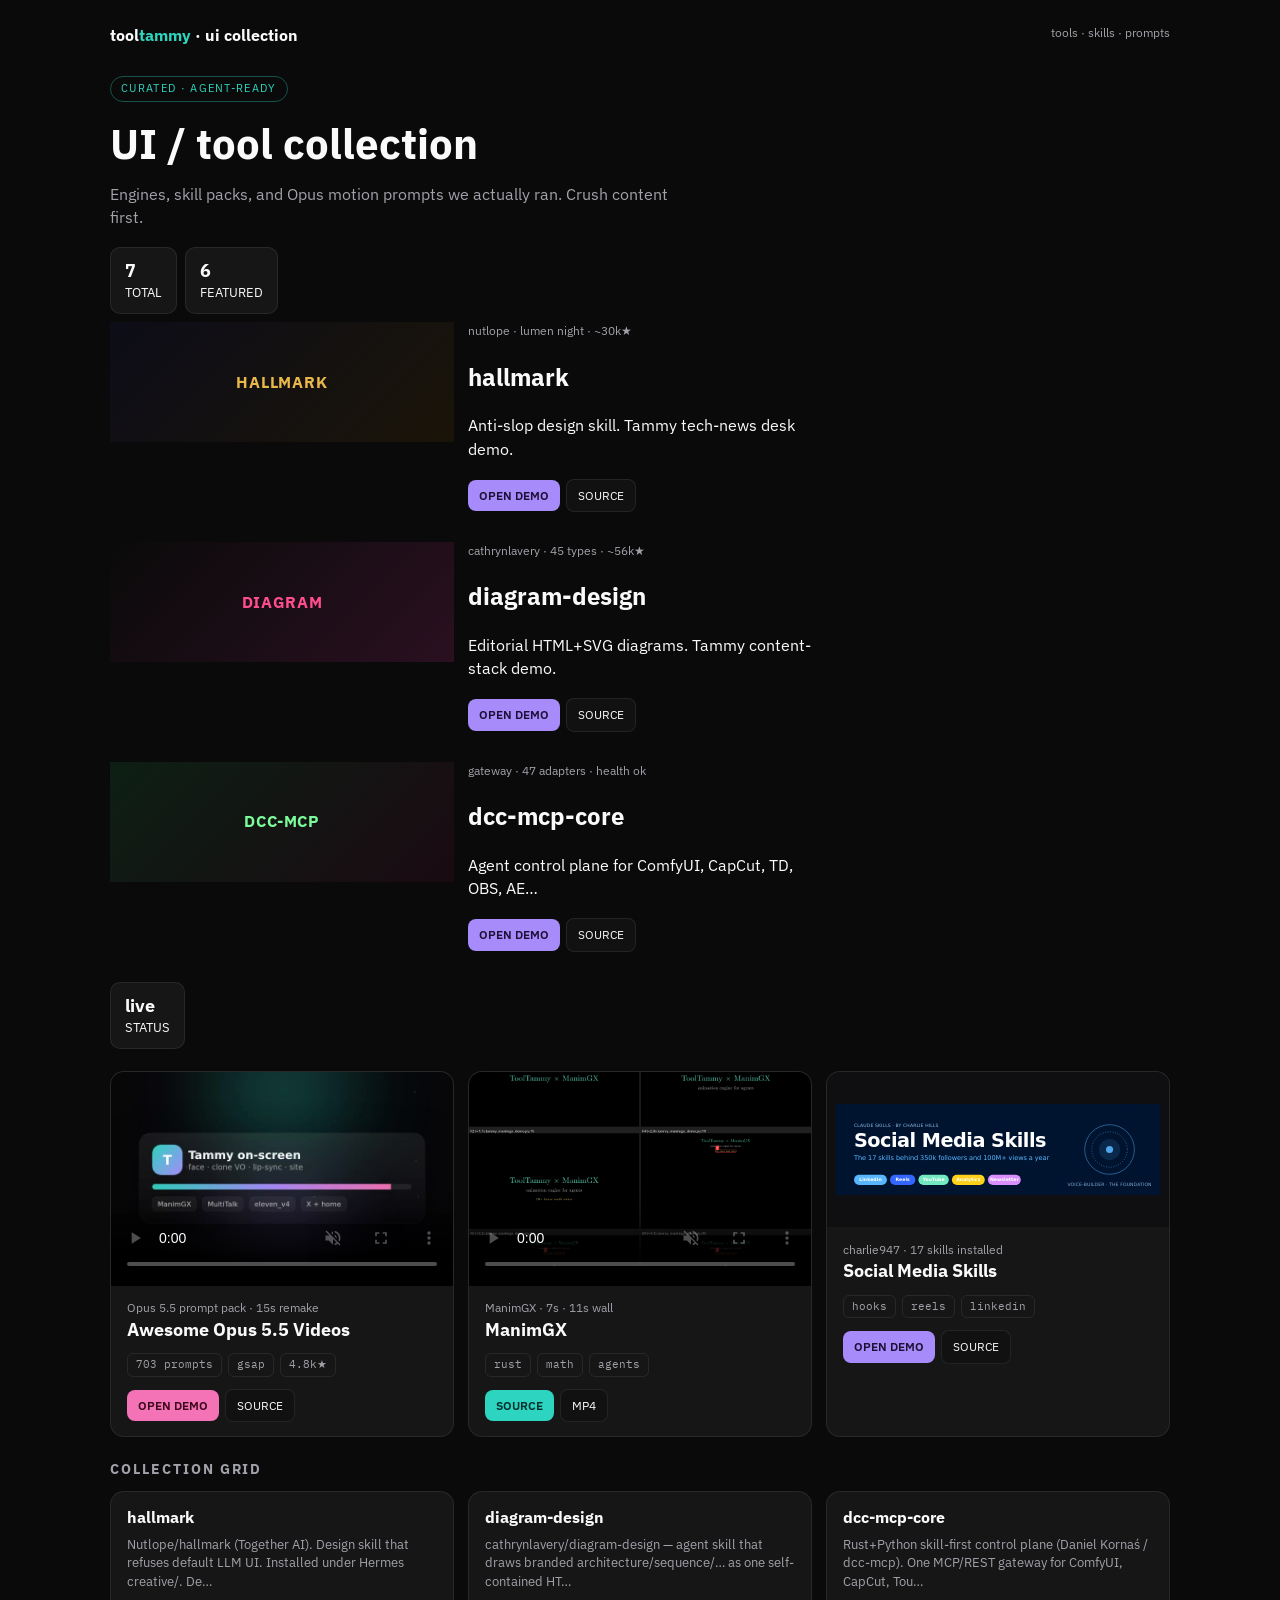
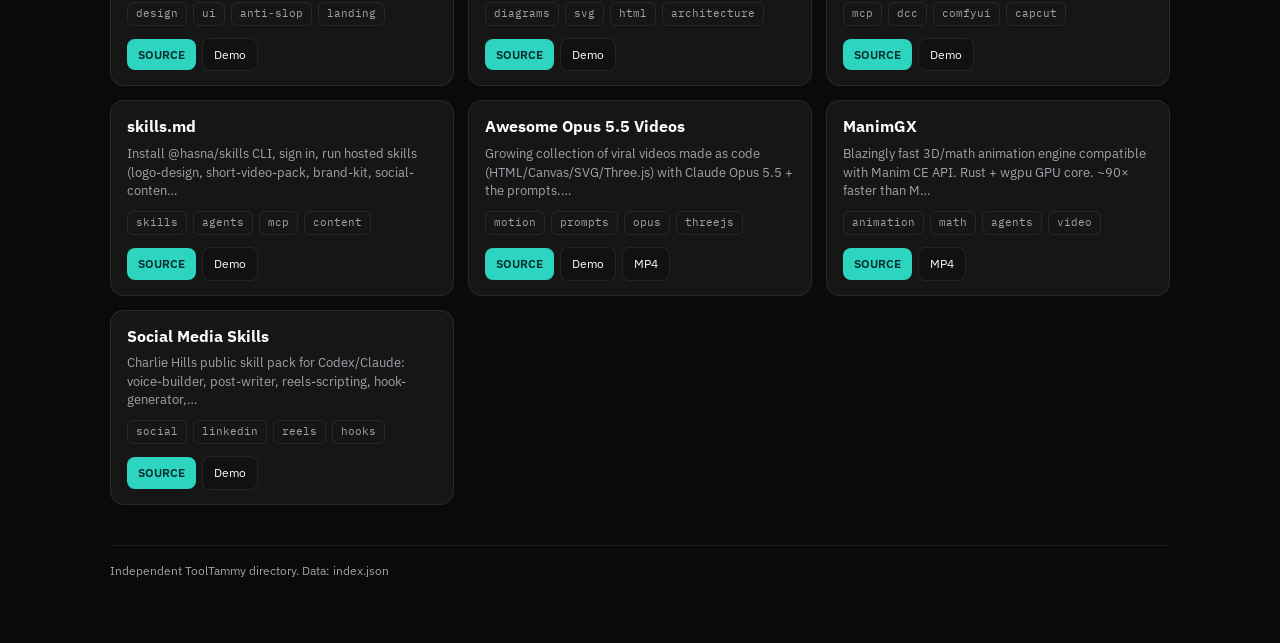
<file: index.html>
<!DOCTYPE html>
<html lang="en">
<head>
<meta charset="UTF-8"/>
<meta name="viewport" content="width=device-width, initial-scale=1"/>
<title>ToolTammy · UI Collection</title>
<link href="https://fonts.googleapis.com/css2?family=IBM+Plex+Sans:wght@400;500;600;700&family=IBM+Plex+Mono:wght@400;500&display=swap" rel="stylesheet"/>
<style>
:root{--bg:#0a0a0a;--card:#161616;--line:rgba(255,255,255,.08);--tx:#fafafa;--mut:#a1a1aa;--acc:#2dd4bf;--pur:#a78bfa;--pink:#f472b6}
*{box-sizing:border-box} body{margin:0;background:var(--bg);color:var(--tx);font-family:'IBM Plex Sans',system-ui,sans-serif;line-height:1.45}
a{color:var(--acc);text-decoration:none} .wrap{max-width:1100px;margin:0 auto;padding:24px 20px 64px}
nav{display:flex;justify-content:space-between;margin-bottom:28px} .word{font-weight:700} .word span{color:var(--acc)}
.pill{display:inline-block;font-size:11px;letter-spacing:.12em;text-transform:uppercase;color:var(--acc);border:1px solid rgba(45,212,191,.35);padding:4px 10px;border-radius:999px;margin-bottom:12px}
h1{font-size:clamp(28px,5vw,42px);margin:0 0 8px} .sub{color:var(--mut);max-width:56ch;margin:0 0 18px}
.stats{display:flex;flex-wrap:wrap;gap:8px;margin-bottom:22px}
.stat{background:var(--card);border:1px solid var(--line);border-radius:10px;padding:10px 14px;font-size:13px} .stat b{display:block;font-size:18px}
.feat{display:grid;grid-template-columns:repeat(3,1fr);gap:14px;margin-bottom:22px}
@media(max-width:900px){.feat{grid-template-columns:1fr}}
.card{background:var(--card);border:1px solid var(--line);border-radius:14px;overflow:hidden}
.card .body{padding:14px 16px} .card h2{margin:0 0 6px;font-size:18px} .meta{color:var(--mut);font-size:12px}
.tags{display:flex;flex-wrap:wrap;gap:6px;margin:10px 0} .tag{font-family:'IBM Plex Mono',monospace;font-size:11px;border:1px solid var(--line);padding:3px 8px;border-radius:6px;color:var(--mut)}
.btn{display:inline-flex;padding:7px 11px;border-radius:8px;border:1px solid var(--line);background:#111;color:var(--tx);font-size:12px;margin:2px 2px 0 0}
.btn.p{background:var(--acc);color:#042f2e;border:0;font-weight:600}
.btn.pink{background:var(--pink);color:#3b0719;border:0;font-weight:600}
.btn.pur{background:var(--pur);color:#1e1035;border:0;font-weight:600}
video,img.ban{width:100%;display:block;background:#000;aspect-ratio:16/10;object-fit:cover}
img.ban{aspect-ratio:2.2/1;object-fit:contain;background:#0f0f12;padding:8px}
.grid{display:grid;grid-template-columns:repeat(3,1fr);gap:14px}
@media(max-width:900px){.grid{grid-template-columns:1fr 1fr}}
@media(max-width:560px){.grid{grid-template-columns:1fr}}
.mini h3{margin:0 0 6px;font-size:16px} .mini p{margin:0;color:var(--mut);font-size:13px}
.foot{margin-top:40px;color:var(--mut);font-size:12px;border-top:1px solid var(--line);padding-top:16px}
</style>
</head>
<body>
<div class="wrap">
  <nav><div class="word">tool<span>tammy</span> · ui collection</div><div class="meta">tools · skills · prompts</div></nav>
  <div class="pill">Curated · agent-ready</div>
  <h1>UI / tool collection</h1>
  <p class="sub">Engines, skill packs, and Opus motion prompts we actually ran. Crush content first.</p>
  <div class="stats">
    <div class="stat"><b id="n-total">3</b>TOTAL</div>
    <div class="stat"><b id="n-feat">3</b>FEATURED</div>
    <div class="feat">
      <div class="ban" style="display:flex;align-items:center;justify-content:center;height:120px;background:linear-gradient(135deg,#0d0d18,#1a1408);color:#e8b84a;font-weight:700;letter-spacing:.06em">HALLMARK</div>
      <div class="body">
        <div class="meta">nutlope · lumen night · ~30k★</div>
        <h2>hallmark</h2>
        <p>Anti-slop design skill. Tammy tech-news desk demo.</p>
        <a class="btn pur" href="hallmark/demo.html">OPEN DEMO</a>
        <a class="btn" href="https://github.com/Nutlope/hallmark" target="_blank" rel="noopener">SOURCE</a>
      </div>
    </div>
    <div class="feat">
      <div class="ban" style="display:flex;align-items:center;justify-content:center;height:120px;background:linear-gradient(135deg,#0a0a0a,#2a1020);color:#ff4d8d;font-weight:700;letter-spacing:.04em">DIAGRAM</div>
      <div class="body">
        <div class="meta">cathrynlavery · 45 types · ~56k★</div>
        <h2>diagram-design</h2>
        <p>Editorial HTML+SVG diagrams. Tammy content-stack demo.</p>
        <a class="btn pur" href="diagram-design/demo.html">OPEN DEMO</a>
        <a class="btn" href="https://github.com/cathrynlavery/diagram-design" target="_blank" rel="noopener">SOURCE</a>
      </div>
    </div>
    <div class="feat">
      <div class="ban" style="display:flex;align-items:center;justify-content:center;height:120px;background:linear-gradient(135deg,#0d1f14,#1a0a12);color:#7cfc9a;font-weight:700;letter-spacing:.04em">DCC-MCP</div>
      <div class="body">
        <div class="meta">gateway · 47 adapters · health ok</div>
        <h2>dcc-mcp-core</h2>
        <p>Agent control plane for ComfyUI, CapCut, TD, OBS, AE…</p>
        <a class="btn pur" href="dcc-mcp-core/demo.html">OPEN DEMO</a>
        <a class="btn" href="https://github.com/dcc-mcp/dcc-mcp-core" target="_blank" rel="noopener">SOURCE</a>
      </div>
    </div>
    <div class="stat"><b>live</b>STATUS</div>
  </div>
  <section class="feat">
    <div class="card">
      <video controls autoplay muted loop playsinline poster="awesome-opus5-5/remakes/tammy-showreel-still.jpg" src="awesome-opus5-5/remakes/tammy-showreel-15s.mp4"></video>
      <div class="body">
        <div class="meta">Opus 5.5 prompt pack · 15s remake</div>
        <h2>Awesome Opus 5.5 Videos</h2>
        <div class="tags"><span class="tag">703 prompts</span><span class="tag">gsap</span><span class="tag">4.8k★</span></div>
        <a class="btn pink" href="awesome-opus5-5/demo.html">OPEN DEMO</a>
        <a class="btn" href="https://github.com/yihui-dev/awesome-opus5-5-videos" target="_blank" rel="noopener">SOURCE</a>
      </div>
    </div>
    <div class="card">
      <video controls autoplay muted loop playsinline poster="manimgx/tammy-manimgx-demo.storyboard.png" src="manimgx/tammy-manimgx-demo.mp4"></video>
      <div class="body">
        <div class="meta">ManimGX · 7s · 11s wall</div>
        <h2>ManimGX</h2>
        <div class="tags"><span class="tag">rust</span><span class="tag">math</span><span class="tag">agents</span></div>
        <a class="btn p" href="https://github.com/academa-labs/manimgx" target="_blank" rel="noopener">SOURCE</a>
        <a class="btn" href="manimgx/tammy-manimgx-demo.mp4">MP4</a>
      </div>
    </div>
    <div class="card">
      <img class="ban" src="social-media-skills/banner.svg" alt="Social Media Skills"/>
      <div class="body">
        <div class="meta">charlie947 · 17 skills installed</div>
        <h2>Social Media Skills</h2>
        <div class="tags"><span class="tag">hooks</span><span class="tag">reels</span><span class="tag">linkedin</span></div>
        <a class="btn pur" href="social-media-skills/demo.html">OPEN DEMO</a>
        <a class="btn" href="https://github.com/charlie947/social-media-skills" target="_blank" rel="noopener">SOURCE</a>
      </div>
    </div>
  </section>
  <h2 style="font-size:14px;letter-spacing:.14em;text-transform:uppercase;color:var(--mut);margin:0 0 12px">Collection grid</h2>
  <div class="grid" id="grid"></div>
  <div class="foot">Independent ToolTammy directory. Data: index.json</div>
</div>
<script>
fetch('index.json').then(r=>r.json()).then(d=>{
  document.getElementById('n-total').textContent=d.entries.length;
  document.getElementById('n-feat').textContent=d.entries.filter(e=>e.featured).length;
  document.getElementById('grid').innerHTML=d.entries.map(e=>`
    <div class="card mini"><div class="body">
      <h3>${e.title}</h3>
      <p>${(e.description||'').slice(0,110)}…</p>
      <div class="tags">${(e.topic||[]).slice(0,4).map(t=>`<span class="tag">${t}</span>`).join('')}</div>
      <div>
        <a class="btn p" href="${e.source}" target="_blank" rel="noopener">SOURCE</a>
        ${e.demo?`<a class="btn" href="${e.demo}">Demo</a>`:''}
        ${e.demo_video?`<a class="btn" href="${e.demo_video}">MP4</a>`:''}
      </div>
    </div></div>`).join('');
});
</script>
</body>
</html>
</file>
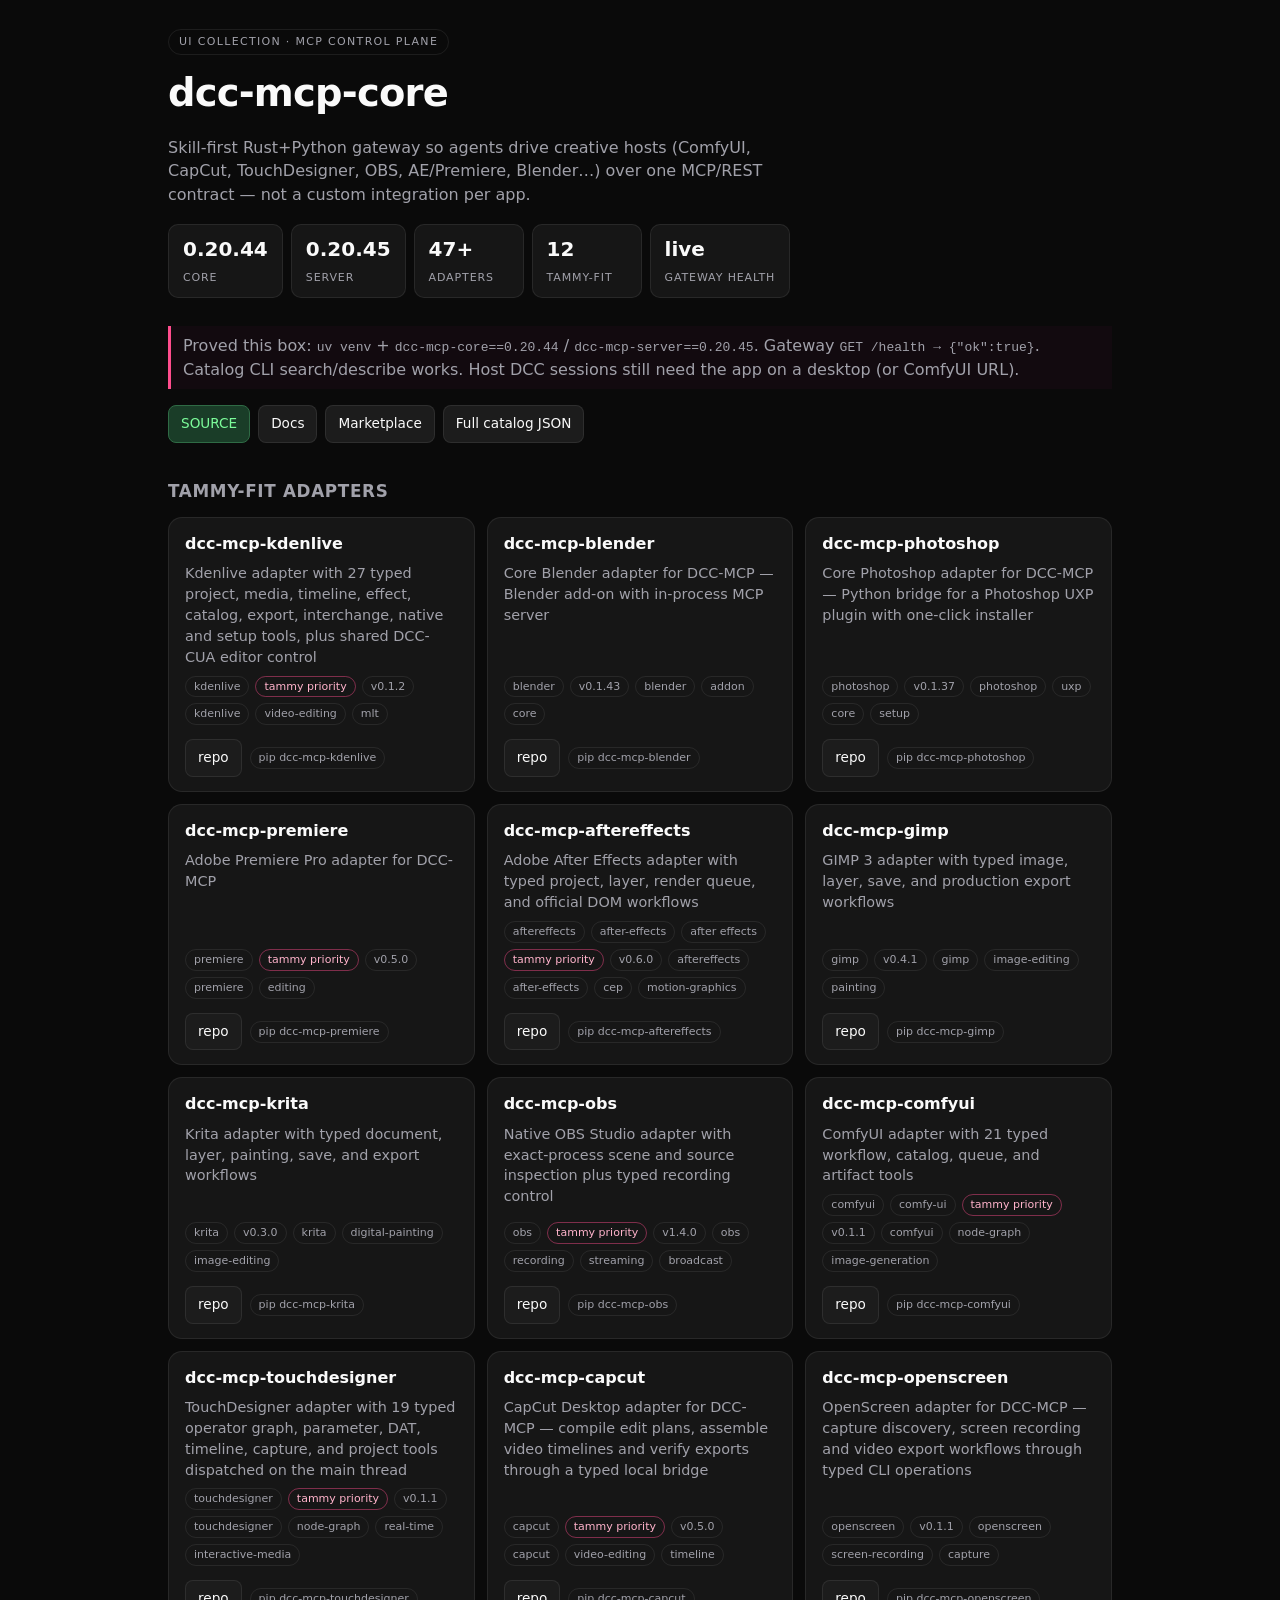
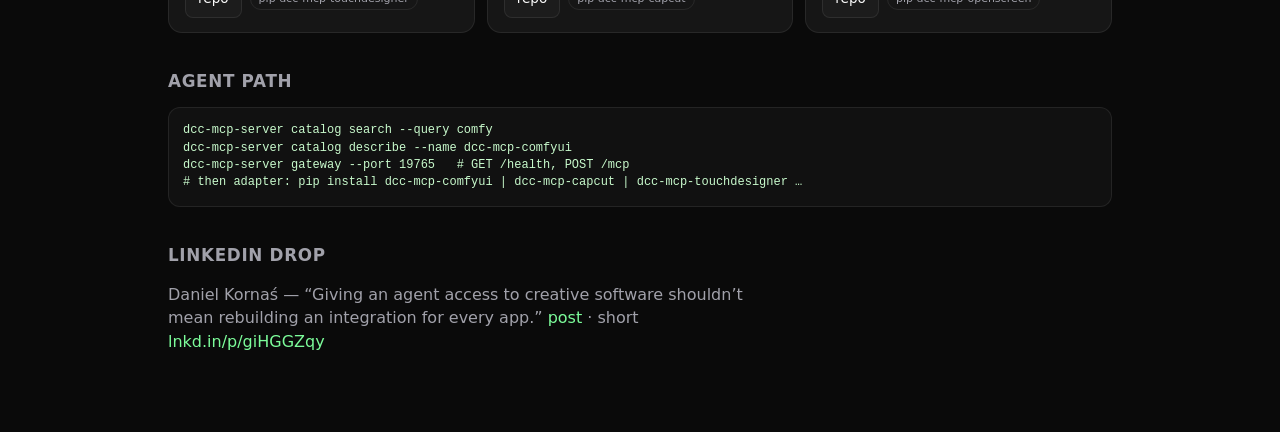
<file: dcc-mcp-core/demo.html>
<!DOCTYPE html>
<html lang="en">
<head>
<meta charset="utf-8"/>
<meta name="viewport" content="width=device-width,initial-scale=1"/>
<title>dcc-mcp-core · ToolTammy</title>
<style>
:root{--bg:#0a0a0a;--card:#161616;--bd:rgba(255,255,255,.08);--tx:#fafafa;--mu:#a1a1aa;--acc:#7cfc9a;--pink:#ff4d8d}
*{box-sizing:border-box}body{margin:0;font-family:ui-sans-serif,system-ui,-apple-system,Segoe UI,Roboto,sans-serif;background:var(--bg);color:var(--tx);line-height:1.45}
a{color:var(--acc);text-decoration:none}a:hover{text-decoration:underline}
.wrap{max-width:980px;margin:0 auto;padding:28px 18px 64px}
.pill{display:inline-block;font-size:11px;letter-spacing:.12em;text-transform:uppercase;color:var(--mu);border:1px solid var(--bd);padding:4px 10px;border-radius:999px}
h1{font-size:clamp(1.6rem,4vw,2.4rem);margin:.6rem 0 .4rem;letter-spacing:-.02em}
.sub{color:var(--mu);max-width:60ch}
.stats{display:flex;flex-wrap:wrap;gap:8px;margin:18px 0 28px}
.stat{background:var(--card);border:1px solid var(--bd);border-radius:10px;padding:10px 14px;min-width:110px}
.stat b{display:block;font-size:1.25rem}.stat span{font-size:11px;color:var(--mu);letter-spacing:.08em;text-transform:uppercase}
.grid{display:grid;grid-template-columns:repeat(auto-fill,minmax(260px,1fr));gap:12px}
.card{background:var(--card);border:1px solid var(--bd);border-radius:14px;padding:14px 16px;display:flex;flex-direction:column;gap:8px}
.card h3{margin:0;font-size:1rem}.card p{margin:0;color:var(--mu);font-size:.9rem;flex:1}
.meta{display:flex;flex-wrap:wrap;gap:6px}
.badge{font-size:11px;padding:2px 8px;border-radius:999px;border:1px solid var(--bd);color:var(--mu)}
.badge.hot{border-color:rgba(255,77,141,.45);color:#ffb3cb}
.row{display:flex;gap:8px;align-items:center;margin-top:6px}
.btn{display:inline-block;padding:8px 12px;border-radius:8px;border:1px solid var(--bd);background:#1c1c1c;color:var(--tx);font-size:.85rem}
.btn.primary{background:#1a3d28;border-color:#2f6b45;color:var(--acc)}
pre{background:#111;border:1px solid var(--bd);border-radius:12px;padding:14px;overflow:auto;font-size:12px;color:#c8facc}
.section{margin-top:36px}h2{font-size:1.05rem;letter-spacing:.04em;text-transform:uppercase;color:var(--mu);font-weight:600}
.note{border-left:3px solid var(--pink);padding:8px 12px;color:var(--mu);margin:16px 0;background:#120a0f}
</style>
</head>
<body>
<div class="wrap">
  <span class="pill">UI collection · MCP control plane</span>
  <h1>dcc-mcp-core</h1>
  <p class="sub">Skill-first Rust+Python gateway so agents drive creative hosts (ComfyUI, CapCut, TouchDesigner, OBS, AE/Premiere, Blender…) over one MCP/REST contract — not a custom integration per app.</p>
  <div class="stats">
    <div class="stat"><b>0.20.44</b><span>core</span></div>
    <div class="stat"><b>0.20.45</b><span>server</span></div>
    <div class="stat"><b>47+</b><span>adapters</span></div>
    <div class="stat"><b>12</b><span>Tammy-fit</span></div>
    <div class="stat"><b>live</b><span>gateway health</span></div>
  </div>
  <div class="note">Proved this box: <code>uv venv</code> + <code>dcc-mcp-core==0.20.44</code> / <code>dcc-mcp-server==0.20.45</code>. Gateway <code>GET /health → {"ok":true}</code>. Catalog CLI search/describe works. Host DCC sessions still need the app on a desktop (or ComfyUI URL).</div>
  <div class="row">
    <a class="btn primary" href="https://github.com/dcc-mcp/dcc-mcp-core">SOURCE</a>
    <a class="btn" href="https://dcc-mcp.github.io/dcc-mcp-core/">Docs</a>
    <a class="btn" href="https://dcc-mcp.github.io/marketplace">Marketplace</a>
    <a class="btn" href="catalog.json">Full catalog JSON</a>
  </div>

  <div class="section">
    <h2>Tammy-fit adapters</h2>
    <div class="grid" id="grid"></div>
  </div>

  <div class="section">
    <h2>Agent path</h2>
    <pre>dcc-mcp-server catalog search --query comfy
dcc-mcp-server catalog describe --name dcc-mcp-comfyui
dcc-mcp-server gateway --port 19765   # GET /health, POST /mcp
# then adapter: pip install dcc-mcp-comfyui | dcc-mcp-capcut | dcc-mcp-touchdesigner …</pre>
  </div>

  <div class="section">
    <h2>LinkedIn drop</h2>
    <p class="sub">Daniel Kornaś — “Giving an agent access to creative software shouldn’t mean rebuilding an integration for every app.” <a href="https://www.linkedin.com/posts/daniel-kornas_giving-an-agent-access-to-creative-software-activity-7516316989242507264-4vjN">post</a> · short <a href="https://lnkd.in/p/giHGGZqy">lnkd.in/p/giHGGZqy</a></p>
  </div>
</div>
<script>
const fits = [{"name": "dcc-mcp-kdenlive", "dcc": ["kdenlive"], "description": "Kdenlive adapter with 27 typed project, media, timeline, effect, catalog, export, interchange, native and setup tools, plus shared DCC-CUA editor control", "url": "https://github.com/dcc-mcp/dcc-mcp-kdenlive", "version": "0.1.2", "pip": "dcc-mcp-kdenlive", "tags": ["adapter", "kdenlive", "official", "video-editing", "mlt"]}, {"name": "dcc-mcp-blender", "dcc": ["blender"], "description": "Core Blender adapter for DCC-MCP \u2014 Blender add-on with in-process MCP server", "url": "https://github.com/dcc-mcp/dcc-mcp-blender", "version": "0.1.43", "pip": "dcc-mcp-blender", "tags": ["adapter", "blender", "official", "pip", "addon", "core"]}, {"name": "dcc-mcp-photoshop", "dcc": ["photoshop"], "description": "Core Photoshop adapter for DCC-MCP \u2014 Python bridge for a Photoshop UXP plugin with one-click installer", "url": "https://github.com/dcc-mcp/dcc-mcp-photoshop", "version": "0.1.37", "pip": "dcc-mcp-photoshop", "tags": ["adapter", "photoshop", "official", "pip", "uxp", "core", "setup"]}, {"name": "dcc-mcp-premiere", "dcc": ["premiere"], "description": "Adobe Premiere Pro adapter for DCC-MCP", "url": "https://github.com/dcc-mcp/dcc-mcp-premiere", "version": "0.5.0", "pip": "dcc-mcp-premiere", "tags": ["adapter", "premiere", "official", "pip", "editing"]}, {"name": "dcc-mcp-aftereffects", "dcc": ["aftereffects", "after-effects", "after effects"], "description": "Adobe After Effects adapter with typed project, layer, render queue, and official DOM workflows", "url": "https://github.com/dcc-mcp/dcc-mcp-aftereffects", "version": "0.6.0", "pip": "dcc-mcp-aftereffects", "tags": ["adapter", "aftereffects", "after-effects", "official", "pip", "cep", "motion-graphics"]}, {"name": "dcc-mcp-gimp", "dcc": ["gimp"], "description": "GIMP 3 adapter with typed image, layer, save, and production export workflows", "url": "https://github.com/dcc-mcp/dcc-mcp-gimp", "version": "0.4.1", "pip": "dcc-mcp-gimp", "tags": ["adapter", "gimp", "official", "pip", "image-editing", "painting"]}, {"name": "dcc-mcp-krita", "dcc": ["krita"], "description": "Krita adapter with typed document, layer, painting, save, and export workflows", "url": "https://github.com/dcc-mcp/dcc-mcp-krita", "version": "0.3.0", "pip": "dcc-mcp-krita", "tags": ["adapter", "krita", "official", "pip", "digital-painting", "image-editing"]}, {"name": "dcc-mcp-obs", "dcc": ["obs"], "description": "Native OBS Studio adapter with exact-process scene and source inspection plus typed recording control", "url": "https://github.com/dcc-mcp/dcc-mcp-obs", "version": "1.4.0", "pip": "dcc-mcp-obs", "tags": ["adapter", "obs", "official", "pip", "recording", "streaming", "broadcast"]}, {"name": "dcc-mcp-comfyui", "dcc": ["comfyui", "comfy-ui"], "description": "ComfyUI adapter with 21 typed workflow, catalog, queue, and artifact tools", "url": "https://github.com/dcc-mcp/dcc-mcp-comfyui", "version": "0.1.1", "pip": "dcc-mcp-comfyui", "tags": ["adapter", "comfyui", "official", "pip", "node-graph", "image-generation"]}, {"name": "dcc-mcp-touchdesigner", "dcc": ["touchdesigner"], "description": "TouchDesigner adapter with 19 typed operator graph, parameter, DAT, timeline, capture, and project tools dispatched on the main thread", "url": "https://github.com/dcc-mcp/dcc-mcp-touchdesigner", "version": "0.1.1", "pip": "dcc-mcp-touchdesigner", "tags": ["adapter", "touchdesigner", "official", "pip", "node-graph", "real-time", "interactive-media"]}, {"name": "dcc-mcp-capcut", "dcc": ["capcut"], "description": "CapCut Desktop adapter for DCC-MCP \u2014 compile edit plans, assemble video timelines and verify exports through a typed local bridge", "url": "https://github.com/dcc-mcp/dcc-mcp-capcut", "version": "0.5.0", "pip": "dcc-mcp-capcut", "tags": ["adapter", "capcut", "official", "pip", "video-editing", "timeline"]}, {"name": "dcc-mcp-openscreen", "dcc": ["openscreen"], "description": "OpenScreen adapter for DCC-MCP \u2014 capture discovery, screen recording and video export workflows through typed CLI operations", "url": "https://github.com/dcc-mcp/dcc-mcp-openscreen", "version": "0.1.1", "pip": "dcc-mcp-openscreen", "tags": ["adapter", "openscreen", "official", "pip", "screen-recording", "capture"]}];
const hot = new Set(['dcc-mcp-comfyui','dcc-mcp-capcut','dcc-mcp-touchdesigner','dcc-mcp-obs','dcc-mcp-aftereffects','dcc-mcp-premiere','dcc-mcp-kdenlive']);
const g=document.getElementById('grid');
for (const f of fits){
  const el=document.createElement('article'); el.className='card';
  const tags=(f.tags||[]).filter(t=>t!=='adapter'&&t!=='official'&&t!=='pip').slice(0,4);
  el.innerHTML = `<h3>${f.name}</h3>
    <p>${f.description||''}</p>
    <div class="meta">${(f.dcc||[]).map(d=>`<span class="badge">${d}</span>`).join('')}
      ${hot.has(f.name)?'<span class="badge hot">tammy priority</span>':''}
      ${f.version?`<span class="badge">v${f.version}</span>`:''}
      ${tags.map(t=>`<span class="badge">${t}</span>`).join('')}</div>
    <div class="row"><a class="btn" href="${f.url||'#'}" target="_blank" rel="noopener">repo</a>
    ${f.pip?`<span class="badge">pip ${f.pip}</span>`:''}</div>`;
  g.appendChild(el);
}
</script>
</body>
</html>
</file>
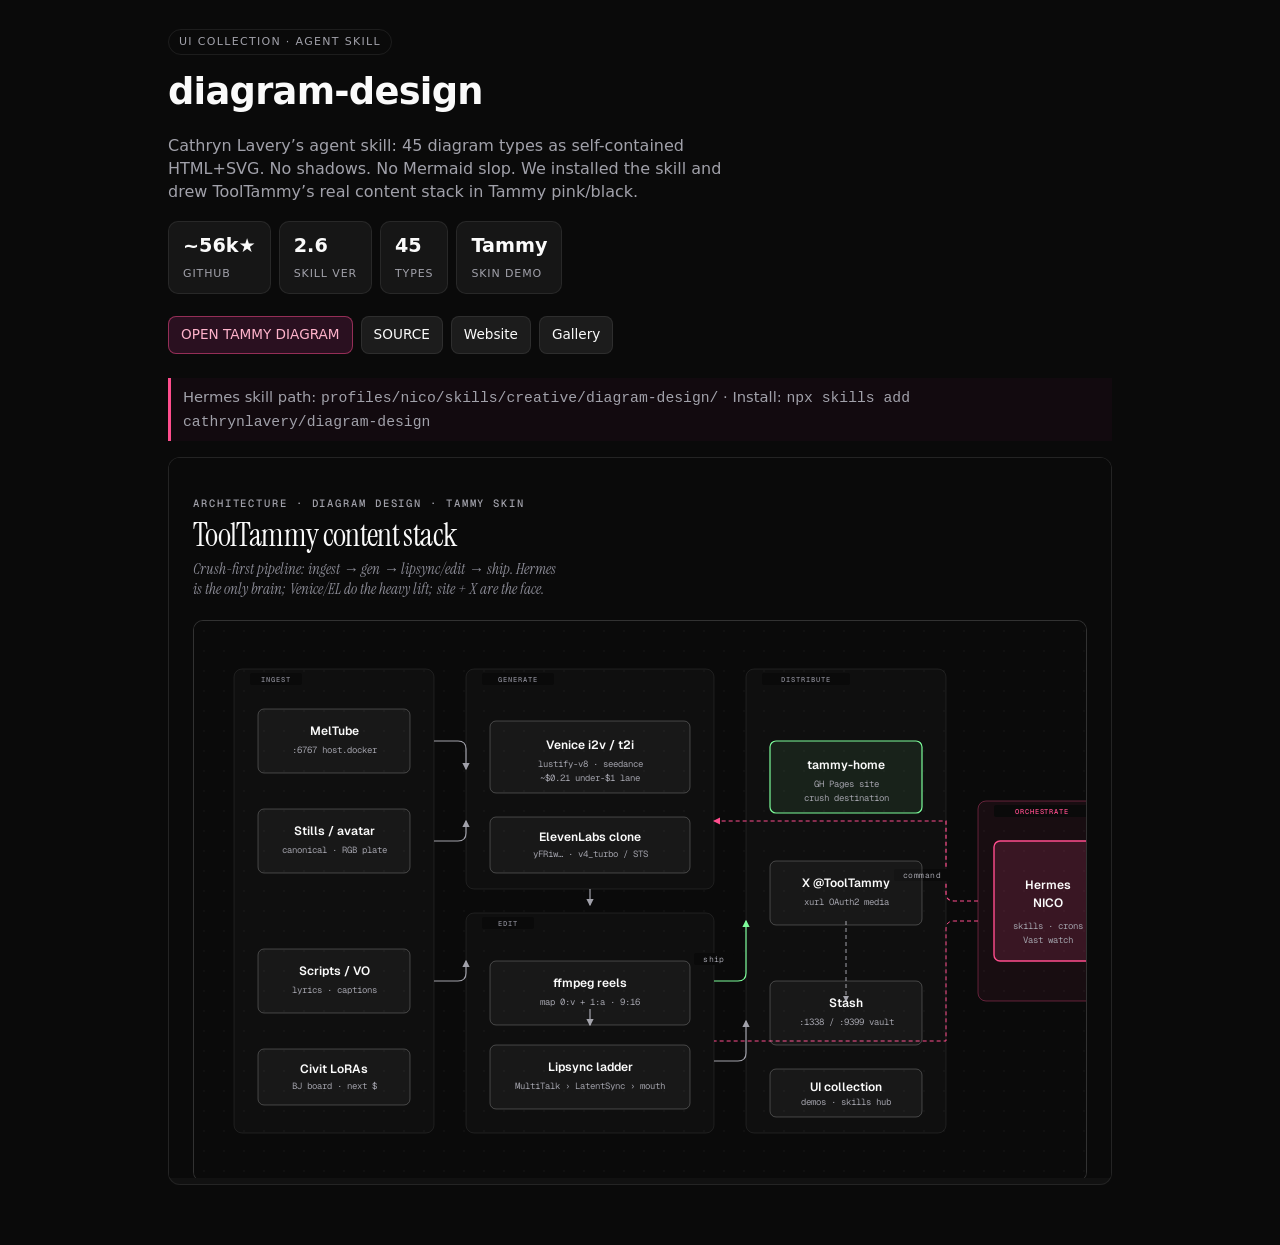
<file: diagram-design/demo.html>
<!DOCTYPE html>
<html lang="en">
<head>
<meta charset="utf-8"/>
<meta name="viewport" content="width=device-width,initial-scale=1"/>
<title>diagram-design · ToolTammy</title>
<style>
:root{--bg:#0a0a0a;--card:#161616;--bd:rgba(255,255,255,.08);--tx:#fafafa;--mu:#a1a1aa;--acc:#ff4d8d;--ok:#7cfc9a}
*{box-sizing:border-box}body{margin:0;font-family:ui-sans-serif,system-ui,sans-serif;background:var(--bg);color:var(--tx);line-height:1.45}
a{color:var(--ok)} .wrap{max-width:980px;margin:0 auto;padding:28px 18px 64px}
.pill{display:inline-block;font-size:11px;letter-spacing:.12em;text-transform:uppercase;color:var(--mu);border:1px solid var(--bd);padding:4px 10px;border-radius:999px}
h1{font-size:clamp(1.6rem,4vw,2.3rem);margin:.6rem 0 .4rem;letter-spacing:-.02em}
.sub{color:var(--mu);max-width:58ch}
.stats{display:flex;flex-wrap:wrap;gap:8px;margin:18px 0 22px}
.stat{background:var(--card);border:1px solid var(--bd);border-radius:10px;padding:10px 14px}
.stat b{display:block;font-size:1.2rem}.stat span{font-size:11px;color:var(--mu);letter-spacing:.08em;text-transform:uppercase}
.row{display:flex;flex-wrap:wrap;gap:8px;margin:12px 0 24px}
.btn{display:inline-block;padding:8px 12px;border-radius:8px;border:1px solid var(--bd);background:#1c1c1c;color:var(--tx);text-decoration:none;font-size:.85rem}
.btn.primary{background:#2a1020;border-color:rgba(255,77,141,.5);color:#ffb3cb}
.frame{border:1px solid var(--bd);border-radius:12px;overflow:hidden;background:#111}
iframe{width:100%;height:720px;border:0;background:#0a0a0a}
.note{border-left:3px solid var(--acc);padding:8px 12px;color:var(--mu);margin:16px 0;background:#120a0f;font-size:.92rem}
</style>
</head>
<body>
<div class="wrap">
  <span class="pill">UI collection · agent skill</span>
  <h1>diagram-design</h1>
  <p class="sub">Cathryn Lavery’s agent skill: 45 diagram types as self-contained HTML+SVG. No shadows. No Mermaid slop. We installed the skill and drew ToolTammy’s real content stack in Tammy pink/black.</p>
  <div class="stats">
    <div class="stat"><b>~56k★</b><span>github</span></div>
    <div class="stat"><b>2.6</b><span>skill ver</span></div>
    <div class="stat"><b>45</b><span>types</span></div>
    <div class="stat"><b>Tammy</b><span>skin demo</span></div>
  </div>
  <div class="row">
    <a class="btn primary" href="tammy-content-stack.html">OPEN TAMMY DIAGRAM</a>
    <a class="btn" href="https://github.com/cathrynlavery/diagram-design">SOURCE</a>
    <a class="btn" href="https://diagramdesign.dev">Website</a>
    <a class="btn" href="https://cathrynlavery.github.io/diagram-design/">Gallery</a>
  </div>
  <div class="note">Hermes skill path: <code>profiles/nico/skills/creative/diagram-design/</code> · Install: <code>npx skills add cathrynlavery/diagram-design</code></div>
  <div class="frame"><iframe src="tammy-content-stack.html" title="ToolTammy content stack architecture"></iframe></div>
</div>
</body>
</html>
</file>
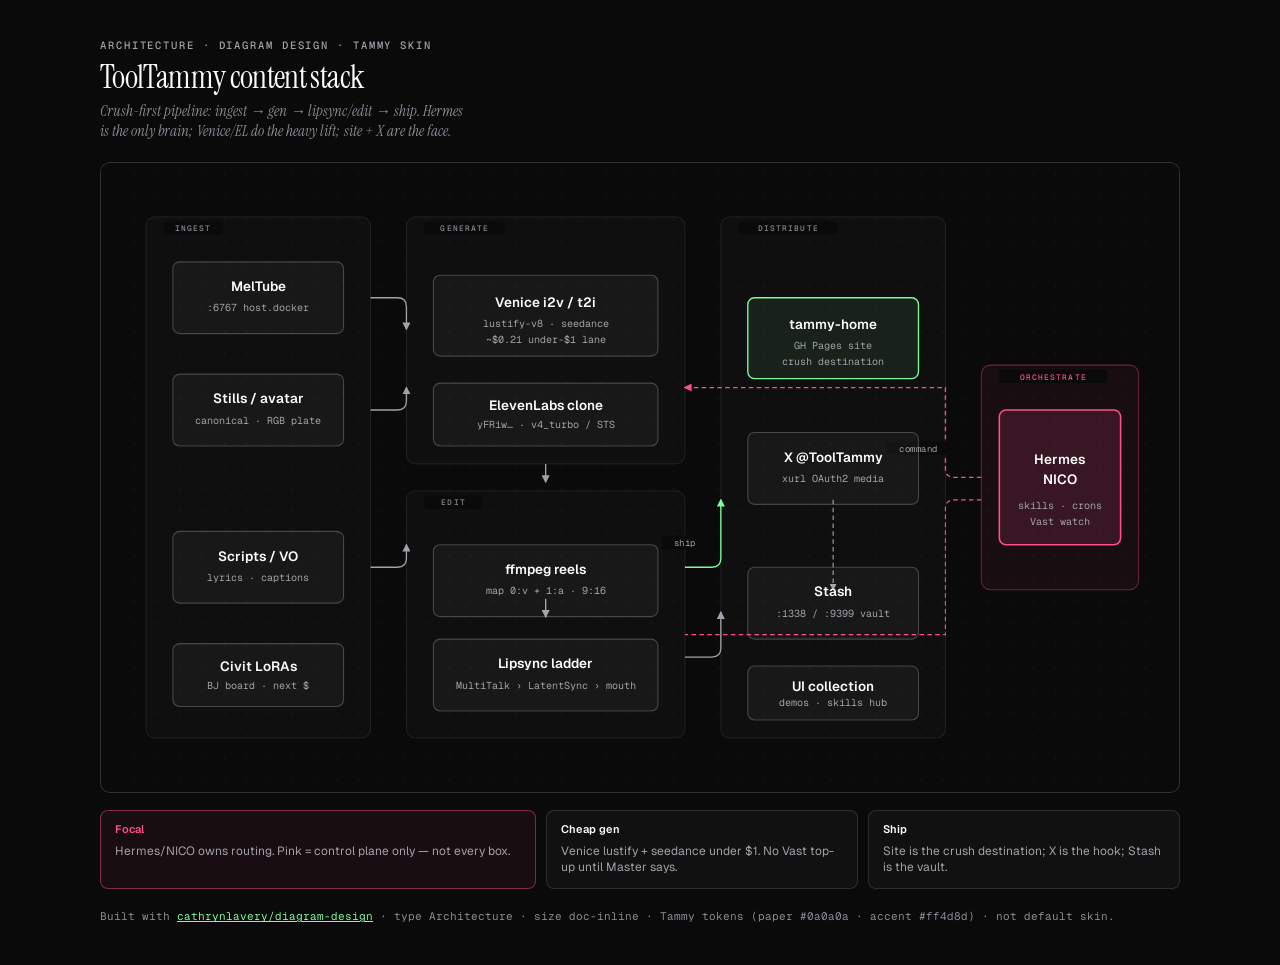
<file: diagram-design/tammy-content-stack.html>
<!DOCTYPE html>
<html lang="en">
<head>
  <meta charset="UTF-8">
  <meta name="viewport" content="width=device-width, initial-scale=1.0">
  <title>ToolTammy content stack · Architecture · Diagram Design</title>
  <link href="https://fonts.googleapis.com/css2?family=Instrument+Serif:ital@0;1&family=Geist:wght@400;500;600&family=Geist+Mono:wght@400;500;600&display=swap" rel="stylesheet">
  <style>
    *, *::before, *::after { box-sizing: border-box; margin: 0; padding: 0; }
    :root {
      /* Tammy skin — dark paper + crush pink accent (not shipped defaults) */
      --paper: #0a0a0a; --paper-2: #161616; --ink: #fafafa; --muted: #a1a1aa;
      --soft: #8b8b96; --rule: rgba(250,250,250,0.12); --accent: #ff4d8d;
      --accent-tint: rgba(255,77,141,0.12); --link: #7cfc9a;
      --sans: 'Geist', system-ui, sans-serif; --serif: 'Instrument Serif', serif;
      --mono: 'Geist Mono', ui-monospace, monospace;
    }
    body { min-height: 100vh; display: flex; align-items: center; justify-content: center; padding: 2.5rem 1.5rem; background: var(--paper); color: var(--ink); font-family: var(--sans); }
    .frame { width: 100%; max-width: 1080px; }
    .eyebrow { margin-bottom: 0.5rem; color: var(--muted); font: 500 0.66rem/1 var(--mono); letter-spacing: 0.18em; text-transform: uppercase; }
    h1 { margin-bottom: 0.35rem; color: var(--ink); font: 400 clamp(1.5rem, 2.2vw + 0.8rem, 2rem)/1.15 var(--serif); letter-spacing: -0.02em; }
    .callout { margin-bottom: 1.25rem; color: var(--soft); font: italic 400 0.95rem/1.35 var(--serif); max-width: 52ch; }
    .diagram-container { width: 100%; overflow-x: auto; border: 1px solid var(--rule); border-radius: 10px; background: var(--paper-2); }
    svg { display: block; width: 100%; min-width: 960px; }
    .node-title { fill: var(--ink); font: 600 12px var(--sans); text-anchor: middle; }
    .node-sub { fill: var(--muted); font: 400 9px var(--mono); text-anchor: middle; }
    .zone-label { fill: var(--soft); font: 500 7px var(--mono); letter-spacing: 0.14em; text-anchor: middle; }
    .arrow-label { fill: var(--muted); font: 400 8px var(--mono); letter-spacing: 0.06em; text-anchor: middle; }
    .summary { display: grid; grid-template-columns: 1.4fr 1fr 1fr; gap: 10px; margin-top: 1.1rem; }
    .card { border: 1px solid var(--rule); border-radius: 8px; padding: 12px 14px; background: #111; }
    .card h3 { font: 600 11px/1.2 var(--sans); margin-bottom: 6px; }
    .card p { font: 400 12px/1.4 var(--sans); color: var(--muted); }
    .card.focal { border-color: rgba(255,77,141,0.45); background: rgba(255,77,141,0.06); }
    .card.focal h3 { color: var(--accent); }
    footer { margin-top: 1.25rem; color: var(--soft); font: 400 11px/1.4 var(--mono); }
    footer a { color: var(--link); }
  </style>
</head>
<body>
  <main class="frame">
    <p class="eyebrow">Architecture · Diagram Design · Tammy skin</p>
    <h1>ToolTammy content stack</h1>
    <p class="callout">Crush-first pipeline: ingest → gen → lipsync/edit → ship. Hermes is the only brain; Venice/EL do the heavy lift; site + X are the face.</p>

    <div class="diagram-container">
    <svg viewBox="0 0 960 560" xmlns="http://www.w3.org/2000/svg" role="img" aria-labelledby="t-title t-desc">
      <title id="t-title">ToolTammy content stack architecture</title>
      <desc id="t-desc">Hermes agent orchestrates ingest sources into Venice and ElevenLabs generation, then ffmpeg and lipsync edit, then distribution to site, X, and Stash.</desc>
      <defs>
        <marker id="arr-m" markerWidth="6" markerHeight="6" refX="5" refY="3" orient="auto"><path d="M0 0 L6 3 L0 6 Z" fill="#a1a1aa"/></marker>
        <marker id="arr-a" markerWidth="6" markerHeight="6" refX="5" refY="3" orient="auto"><path d="M0 0 L6 3 L0 6 Z" fill="#ff4d8d"/></marker>
        <marker id="arr-l" markerWidth="6" markerHeight="6" refX="5" refY="3" orient="auto"><path d="M0 0 L6 3 L0 6 Z" fill="#7cfc9a"/></marker>
        <pattern id="dots" width="20" height="20" patternUnits="userSpaceOnUse"><circle cx="10" cy="10" r="0.7" fill="rgba(250,250,250,0.06)"/></pattern>
      </defs>

      <rect width="960" height="560" fill="#0a0a0a"/>
      <rect width="960" height="560" fill="url(#dots)"/>

      <!-- zones (bg → zones → arrows → nodes) -->
      <rect x="40" y="48" width="200" height="464" rx="8" fill="rgba(250,250,250,0.02)" stroke="rgba(250,250,250,0.10)" stroke-width="0.8"/>
      <rect x="56" y="52" width="52" height="12" rx="2" fill="#0a0a0a"/>
      <text x="82" y="61" class="zone-label">INGEST</text>

      <rect x="272" y="48" width="248" height="220" rx="8" fill="rgba(250,250,250,0.02)" stroke="rgba(250,250,250,0.10)" stroke-width="0.8"/>
      <rect x="288" y="52" width="72" height="12" rx="2" fill="#0a0a0a"/>
      <text x="324" y="61" class="zone-label">GENERATE</text>

      <rect x="272" y="292" width="248" height="220" rx="8" fill="rgba(250,250,250,0.02)" stroke="rgba(250,250,250,0.10)" stroke-width="0.8"/>
      <rect x="288" y="296" width="52" height="12" rx="2" fill="#0a0a0a"/>
      <text x="314" y="305" class="zone-label">EDIT</text>

      <rect x="552" y="48" width="200" height="464" rx="8" fill="rgba(250,250,250,0.02)" stroke="rgba(250,250,250,0.10)" stroke-width="0.8"/>
      <rect x="568" y="52" width="88" height="12" rx="2" fill="#0a0a0a"/>
      <text x="612" y="61" class="zone-label">DISTRIBUTE</text>

      <rect x="784" y="180" width="140" height="200" rx="8" fill="rgba(255,77,141,0.06)" stroke="rgba(255,77,141,0.35)" stroke-width="1"/>
      <rect x="800" y="184" width="96" height="12" rx="2" fill="#0a0a0a"/>
      <text x="848" y="193" class="zone-label" style="fill:#ff4d8d">ORCHESTRATE</text>

      <!-- arrows first -->
      <!-- MelTube → Venice -->
      <path d="M240 120 H264 Q272 120 272 128 V148" fill="none" stroke="#a1a1aa" stroke-width="1.2" marker-end="url(#arr-m)"/>
      <!-- stills → lustify -->
      <path d="M240 220 H264 Q272 220 272 212 V200" fill="none" stroke="#a1a1aa" stroke-width="1.2" marker-end="url(#arr-m)"/>
      <!-- scripts → EL -->
      <path d="M240 360 H264 Q272 360 272 352 V340" fill="none" stroke="#a1a1aa" stroke-width="1.2" marker-end="url(#arr-m)"/>
      <!-- Venice → ffmpeg -->
      <path d="M396 268 V284" fill="none" stroke="#a1a1aa" stroke-width="1.2" marker-end="url(#arr-m)"/>
      <!-- EL → lipsync -->
      <path d="M396 388 V404" fill="none" stroke="#a1a1aa" stroke-width="1.2" marker-end="url(#arr-m)"/>
      <!-- ffmpeg → site -->
      <path d="M520 360 H544 Q552 360 552 352 V300" fill="none" stroke="#7cfc9a" stroke-width="1.2" marker-end="url(#arr-l)"/>
      <rect x="500" y="332" width="40" height="12" rx="2" fill="#0a0a0a"/>
      <text x="520" y="341" class="arrow-label" fill="#7cfc9a">ship</text>
      <!-- lipsync → X -->
      <path d="M520 440 H544 Q552 440 552 432 V400" fill="none" stroke="#a1a1aa" stroke-width="1.2" marker-end="url(#arr-m)"/>
      <!-- site → stash dashed -->
      <path d="M652 300 V380" fill="none" stroke="#a1a1aa" stroke-width="1" stroke-dasharray="4,3" marker-end="url(#arr-m)"/>
      <!-- Hermes control dashed into gen/edit/dist -->
      <path d="M784 280 H760 Q752 280 752 272 V200 H520" fill="none" stroke="#ff4d8d" stroke-width="1.2" stroke-dasharray="4,3" marker-end="url(#arr-a)"/>
      <rect x="700" y="248" width="56" height="12" rx="2" fill="#0a0a0a"/>
      <text x="728" y="257" class="arrow-label" fill="#ff4d8d">command</text>
      <path d="M784 300 H760 Q752 300 752 308 V420 H520" fill="none" stroke="#ff4d8d" stroke-width="1" stroke-dasharray="4,3"/>

      <!-- INGEST nodes -->
      <rect x="64" y="88" width="152" height="64" rx="6" fill="rgba(250,250,250,0.04)" stroke="rgba(250,250,250,0.22)"/>
      <text x="140" y="114" class="node-title">MelTube</text>
      <text x="140" y="132" class="node-sub">:6767 host.docker</text>

      <rect x="64" y="188" width="152" height="64" rx="6" fill="rgba(250,250,250,0.04)" stroke="rgba(250,250,250,0.22)"/>
      <text x="140" y="214" class="node-title">Stills / avatar</text>
      <text x="140" y="232" class="node-sub">canonical · RGB plate</text>

      <rect x="64" y="328" width="152" height="64" rx="6" fill="rgba(250,250,250,0.04)" stroke="rgba(250,250,250,0.22)"/>
      <text x="140" y="354" class="node-title">Scripts / VO</text>
      <text x="140" y="372" class="node-sub">lyrics · captions</text>

      <rect x="64" y="428" width="152" height="56" rx="6" fill="rgba(250,250,250,0.04)" stroke="rgba(250,250,250,0.22)"/>
      <text x="140" y="452" class="node-title">Civit LoRAs</text>
      <text x="140" y="468" class="node-sub">BJ board · next $</text>

      <!-- GENERATE -->
      <rect x="296" y="100" width="200" height="72" rx="6" fill="rgba(250,250,250,0.04)" stroke="rgba(250,250,250,0.22)"/>
      <text x="396" y="128" class="node-title">Venice i2v / t2i</text>
      <text x="396" y="146" class="node-sub">lustify-v8 · seedance</text>
      <text x="396" y="160" class="node-sub">~$0.21 under-$1 lane</text>

      <rect x="296" y="196" width="200" height="56" rx="6" fill="rgba(250,250,250,0.04)" stroke="rgba(250,250,250,0.22)"/>
      <text x="396" y="220" class="node-title">ElevenLabs clone</text>
      <text x="396" y="236" class="node-sub">yFRiw… · v4_turbo / STS</text>

      <!-- EDIT -->
      <rect x="296" y="340" width="200" height="64" rx="6" fill="rgba(250,250,250,0.04)" stroke="rgba(250,250,250,0.22)"/>
      <text x="396" y="366" class="node-title">ffmpeg reels</text>
      <text x="396" y="384" class="node-sub">map 0:v + 1:a · 9:16</text>

      <rect x="296" y="424" width="200" height="64" rx="6" fill="rgba(250,250,250,0.04)" stroke="rgba(250,250,250,0.22)"/>
      <text x="396" y="450" class="node-title">Lipsync ladder</text>
      <text x="396" y="468" class="node-sub">MultiTalk › LatentSync › mouth</text>

      <!-- DISTRIBUTE -->
      <rect x="576" y="120" width="152" height="72" rx="6" fill="rgba(124,252,154,0.08)" stroke="#7cfc9a" stroke-width="1.2"/>
      <text x="652" y="148" class="node-title">tammy-home</text>
      <text x="652" y="166" class="node-sub">GH Pages site</text>
      <text x="652" y="180" class="node-sub">crush destination</text>

      <rect x="576" y="240" width="152" height="64" rx="6" fill="rgba(250,250,250,0.04)" stroke="rgba(250,250,250,0.22)"/>
      <text x="652" y="266" class="node-title">X @ToolTammy</text>
      <text x="652" y="284" class="node-sub">xurl OAuth2 media</text>

      <rect x="576" y="360" width="152" height="64" rx="6" fill="rgba(250,250,250,0.04)" stroke="rgba(250,250,250,0.22)"/>
      <text x="652" y="386" class="node-title">Stash</text>
      <text x="652" y="404" class="node-sub">:1338 / :9399 vault</text>

      <rect x="576" y="448" width="152" height="48" rx="6" fill="rgba(250,250,250,0.04)" stroke="rgba(250,250,250,0.22)"/>
      <text x="652" y="470" class="node-title">UI collection</text>
      <text x="652" y="484" class="node-sub">demos · skills hub</text>

      <!-- ORCHESTRATE focal -->
      <rect x="800" y="220" width="108" height="120" rx="6" fill="rgba(255,77,141,0.14)" stroke="#ff4d8d" stroke-width="1.4"/>
      <text x="854" y="268" class="node-title" fill="#ff4d8d">Hermes</text>
      <text x="854" y="286" class="node-title" fill="#ff4d8d">NICO</text>
      <text x="854" y="308" class="node-sub">skills · crons</text>
      <text x="854" y="322" class="node-sub">Vast watch</text>
    </svg>
    </div>

    <div class="summary">
      <div class="card focal">
        <h3>Focal</h3>
        <p>Hermes/NICO owns routing. Pink = control plane only — not every box.</p>
      </div>
      <div class="card">
        <h3>Cheap gen</h3>
        <p>Venice lustify + seedance under $1. No Vast top-up until Master says.</p>
      </div>
      <div class="card">
        <h3>Ship</h3>
        <p>Site is the crush destination; X is the hook; Stash is the vault.</p>
      </div>
    </div>
    <footer>
      Built with <a href="https://github.com/cathrynlavery/diagram-design">cathrynlavery/diagram-design</a> · type Architecture · size doc-inline · Tammy tokens (paper #0a0a0a · accent #ff4d8d) · not default skin.
    </footer>
  </main>
</body>
</html>
</file>
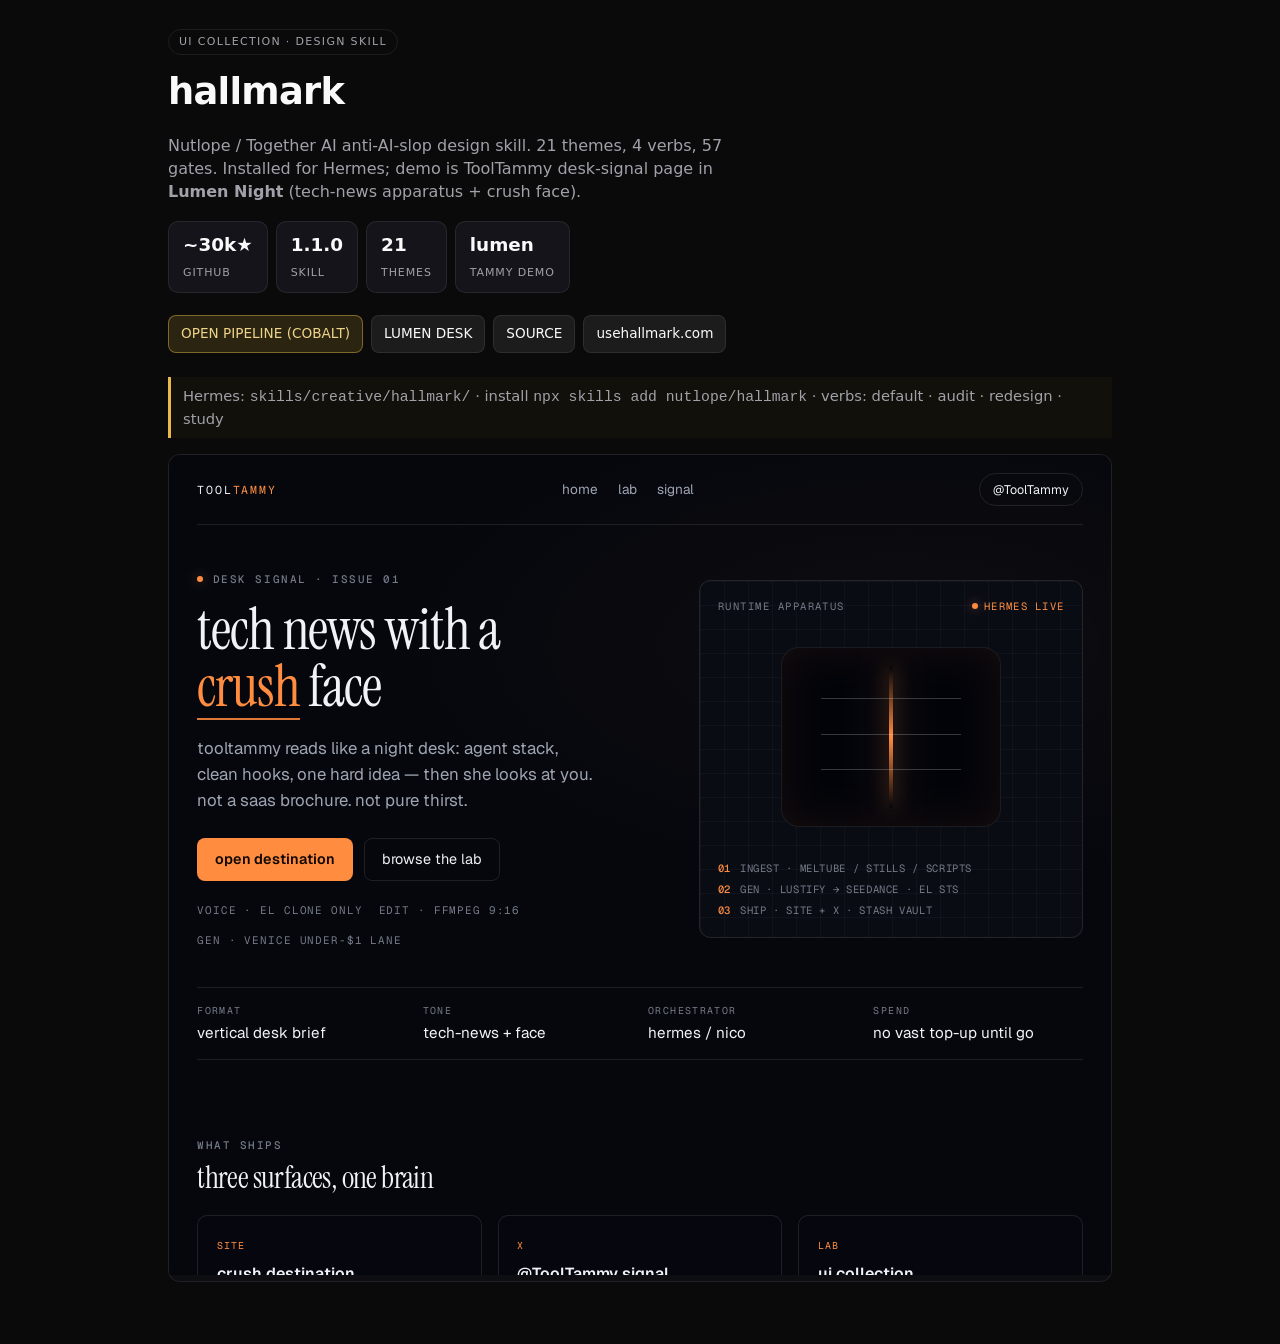
<file: hallmark/demo.html>
<!DOCTYPE html>
<html lang="en">
<head>
<meta charset="utf-8"/>
<meta name="viewport" content="width=device-width,initial-scale=1"/>
<title>hallmark · ToolTammy</title>
<style>
:root{--bg:#0a0a0a;--card:#14141a;--bd:rgba(255,255,255,.08);--tx:#fafafa;--mu:#a1a1aa;--acc:#e8b84a}
*{box-sizing:border-box}body{margin:0;font-family:ui-sans-serif,system-ui,sans-serif;background:var(--bg);color:var(--tx);line-height:1.45}
a{color:var(--acc)}.wrap{max-width:980px;margin:0 auto;padding:28px 18px 64px}
.pill{display:inline-block;font-size:11px;letter-spacing:.12em;text-transform:uppercase;color:var(--mu);border:1px solid var(--bd);padding:4px 10px;border-radius:999px}
h1{font-size:clamp(1.6rem,4vw,2.3rem);margin:.6rem 0 .4rem;letter-spacing:-.02em}
.sub{color:var(--mu);max-width:58ch}
.stats{display:flex;flex-wrap:wrap;gap:8px;margin:18px 0 22px}
.stat{background:var(--card);border:1px solid var(--bd);border-radius:10px;padding:10px 14px}
.stat b{display:block;font-size:1.15rem}.stat span{font-size:11px;color:var(--mu);letter-spacing:.08em;text-transform:uppercase}
.row{display:flex;flex-wrap:wrap;gap:8px;margin:12px 0 24px}
.btn{display:inline-block;padding:8px 12px;border-radius:8px;border:1px solid var(--bd);background:#1c1c1c;color:var(--tx);text-decoration:none;font-size:.85rem}
.btn.primary{background:#2a2410;border-color:rgba(232,184,74,.45);color:#f0d48a}
.frame{border:1px solid var(--bd);border-radius:12px;overflow:hidden;background:#0d0d12}
iframe{width:100%;height:820px;border:0}
.note{border-left:3px solid var(--acc);padding:8px 12px;color:var(--mu);margin:16px 0;background:#12100a;font-size:.92rem}
</style>
</head>
<body>
<div class="wrap">
  <span class="pill">UI collection · design skill</span>
  <h1>hallmark</h1>
  <p class="sub">Nutlope / Together AI anti-AI-slop design skill. 21 themes, 4 verbs, 57 gates. Installed for Hermes; demo is ToolTammy desk-signal page in <b>Lumen Night</b> (tech-news apparatus + crush face).</p>
  <div class="stats">
    <div class="stat"><b>~30k★</b><span>github</span></div>
    <div class="stat"><b>1.1.0</b><span>skill</span></div>
    <div class="stat"><b>21</b><span>themes</span></div>
    <div class="stat"><b>lumen</b><span>tammy demo</span></div>
  </div>
  <div class="row">
    <a class="btn primary" href="tammy-pipeline.html">OPEN PIPELINE (COBALT)</a>
    <a class="btn" href="tammy-tech-news.html">LUMEN DESK</a>
    <a class="btn" href="https://github.com/Nutlope/hallmark">SOURCE</a>
    <a class="btn" href="https://www.usehallmark.com">usehallmark.com</a>
  </div>
  <div class="note">Hermes: <code>skills/creative/hallmark/</code> · install <code>npx skills add nutlope/hallmark</code> · verbs: default · audit · redesign · study</div>
  <div class="frame"><iframe src="tammy-tech-news.html" title="ToolTammy tech-news hallmark demo"></iframe></div>
</div>
</body>
</html>
</file>
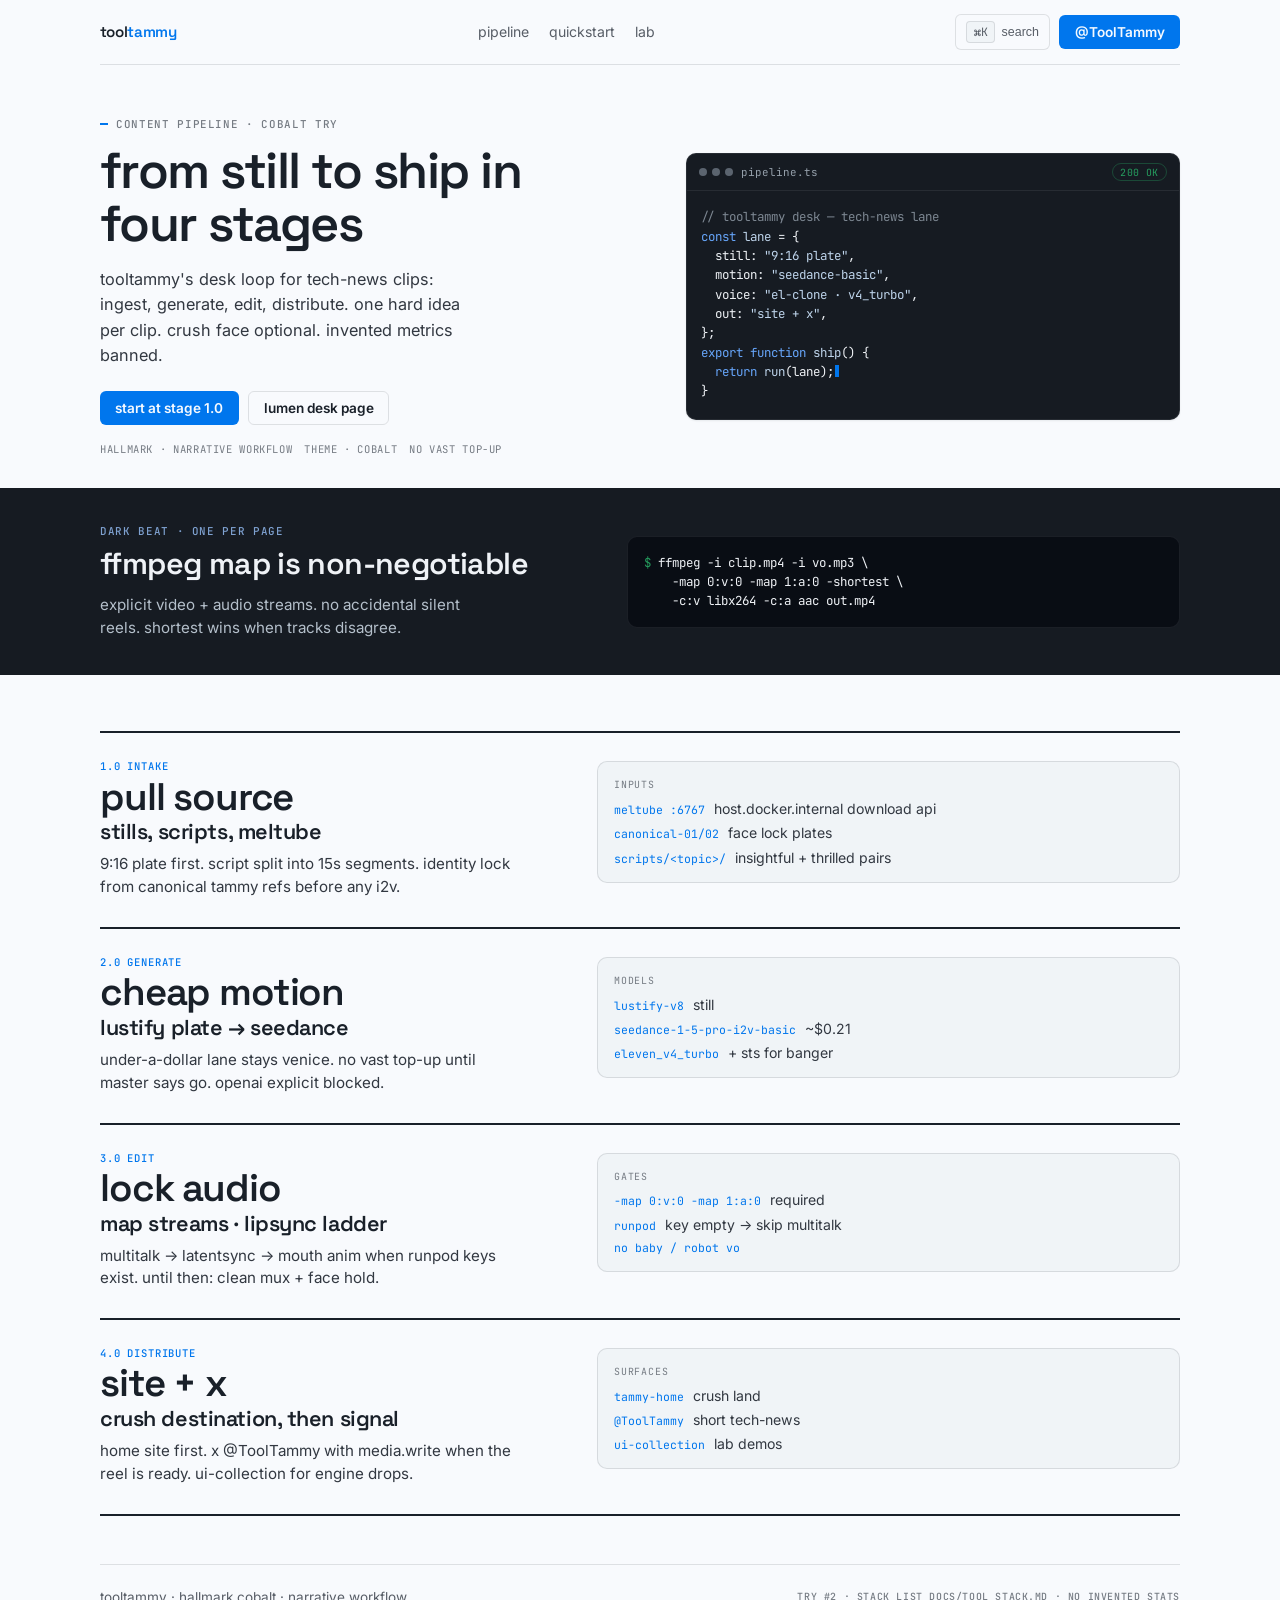
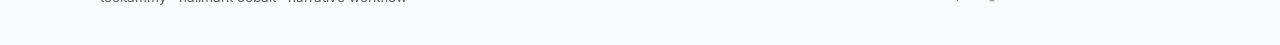
<file: hallmark/tammy-pipeline.html>
<!DOCTYPE html>
<html lang="en" data-theme="cobalt">
<head>
<meta charset="utf-8"/>
<meta name="viewport" content="width=device-width,initial-scale=1"/>
<title>tooltammy · content pipeline</title>
<link rel="preconnect" href="https://fonts.googleapis.com"/>
<link rel="preconnect" href="https://fonts.gstatic.com" crossorigin/>
<link href="https://fonts.googleapis.com/css2?family=Space+Grotesk:wght@400;500;600;700&family=Inter:wght@400;500;600&family=JetBrains+Mono:wght@400;500;600&display=swap" rel="stylesheet"/>
<style>
/* Hallmark · pre-emit critique: P5 H4 E5 S4 R5 V5
 * macrostructure: Narrative Workflow · genre: modern-minimal · theme: Cobalt
 * nav: N1b · footer: Ft2 · enrichment: none (code-as-hero)
 * tone: technical · audience: Master + crush viewers · use: understand the desk loop
 * differs from Lumen/Workbench on: paper band (light) · display (grotesk) · accent (cool blue)
 */
html,body{overflow-x:clip}
*,*::before,*::after{box-sizing:border-box;margin:0;padding:0}
:root{
  --color-paper: oklch(98.5% 0.004 250);
  --color-paper-2: oklch(96.5% 0.006 250);
  --color-ink: oklch(24% 0.02 258);
  --color-body: oklch(34% 0.018 257);
  --color-muted: oklch(48% 0.016 257);
  --color-soft: oklch(58% 0.014 257);
  --color-accent: oklch(58% 0.20 256);
  --color-rule: oklch(24% 0.02 258 / 0.12);
  --color-rule-soft: oklch(24% 0.02 258 / 0.07);
  --color-graphite: oklch(22% 0.016 260);
  --color-graphite-ink: oklch(96% 0.006 250);
  --color-ok: oklch(62% 0.14 155);
  --font-display: 'Space Grotesk', system-ui, sans-serif;
  --font-body: 'Inter', system-ui, sans-serif;
  --font-mono: 'JetBrains Mono', ui-monospace, monospace;
  --radius: 6px;
  --radius-lg: 10px;
  --pad: clamp(1rem, 3vw, 1.75rem);
  --max: 1080px;
  --ease-out: cubic-bezier(.2,.8,.2,1);
  --dur: 600ms;
}
html{background:var(--color-paper);color:var(--color-ink);font-family:var(--font-body)}
body{min-height:100vh;background:var(--color-paper);color:var(--color-body)}
a{color:var(--color-accent);text-decoration:none}
a:hover{text-decoration:underline}
.wrap{width:min(100% - 2*var(--pad), var(--max));margin-inline:auto}
.mono{font-family:var(--font-mono);font-size:.68rem;letter-spacing:.06em;text-transform:uppercase;font-weight:500}
.kbd{font-family:var(--font-mono);font-size:.72rem;border:1px solid var(--color-rule);border-radius:4px;padding:.15rem .4rem;color:var(--color-muted);background:var(--color-paper-2)}

/* nav N1b */
.nav{display:flex;align-items:center;justify-content:space-between;gap:1rem;padding:.85rem 0;border-bottom:1px solid var(--color-rule);position:sticky;top:0;background:oklch(98.5% 0.004 250 / 0.92);backdrop-filter:blur(8px);z-index:20}
.brand{font-family:var(--font-display);font-weight:600;font-size:.95rem;color:var(--color-ink);letter-spacing:-.02em}
.brand span{color:var(--color-accent)}
.nav-mid{display:flex;gap:1.25rem;flex-wrap:wrap}
.nav-mid a{color:var(--color-muted);font-size:.88rem;text-decoration:none}
.nav-mid a:hover{color:var(--color-ink);text-decoration:none;box-shadow:inset 0 -2px 0 var(--color-accent)}
.nav-right{display:flex;align-items:center;gap:.55rem}
.cmd{display:inline-flex;align-items:center;gap:.4rem;border:1px solid var(--color-rule);border-radius:var(--radius);padding:.4rem .65rem;font-size:.78rem;color:var(--color-muted);background:var(--color-paper);cursor:pointer}
.cmd:hover,.cmd:focus-visible{border-color:var(--color-accent);outline:none;color:var(--color-ink)}
.btn{display:inline-flex;align-items:center;gap:.4rem;padding:.5rem .9rem;border-radius:var(--radius);font-size:.85rem;font-weight:600;border:1px solid transparent;cursor:pointer;text-decoration:none;font-family:var(--font-body)}
.btn.primary{background:var(--color-accent);color:oklch(98% 0.01 256)}
.btn.primary:hover{filter:brightness(1.06);text-decoration:none}
.btn.ghost{border-color:var(--color-rule);color:var(--color-ink);background:transparent}
.btn.ghost:hover{border-color:var(--color-accent);text-decoration:none}

/* hero */
.hero{display:grid;grid-template-columns:minmax(0,1.05fr) minmax(0,.95fr);gap:clamp(1.25rem,4vw,2.5rem);padding:clamp(2rem,5vw,3.25rem) 0 2rem;align-items:center}
.eyebrow{display:flex;align-items:center;gap:.5rem;margin-bottom:.9rem;color:var(--color-soft)}
.eyebrow .tick{width:8px;height:2px;background:var(--color-accent)}
h1{font-family:var(--font-display);font-weight:600;font-style:normal;font-size:clamp(2rem,5vw,3.15rem);line-height:1.05;letter-spacing:-.03em;color:var(--color-ink);max-width:14ch;overflow-wrap:anywhere}
.lede{margin-top:1rem;font-size:1.02rem;line-height:1.55;max-width:38ch;color:var(--color-body)}
.cta-row{display:flex;flex-wrap:wrap;gap:.6rem;margin-top:1.4rem}
.meta{margin-top:1.1rem;display:flex;flex-wrap:wrap;gap:.75rem;color:var(--color-soft);font-family:var(--font-mono);font-size:.66rem;letter-spacing:.06em;text-transform:uppercase}

/* code hero card */
.code-card{background:var(--color-graphite);color:var(--color-graphite-ink);border-radius:var(--radius-lg);border:1px solid oklch(96% 0.006 250 / 0.08);box-shadow:0 1px 2px oklch(24% 0.02 258 / 0.08);overflow:hidden;min-width:0}
.code-bar{display:flex;align-items:center;gap:.55rem;padding:.55rem .75rem;border-bottom:1px solid oklch(96% 0.006 250 / 0.08);font-family:var(--font-mono);font-size:.68rem;color:oklch(70% 0.02 250)}
.dots{display:flex;gap:.3rem}
.dots i{width:8px;height:8px;border-radius:50%;background:oklch(50% 0.02 250);display:block}
.chip{margin-left:auto;color:var(--color-ok);border:1px solid oklch(62% 0.14 155 / 0.35);border-radius:999px;padding:.12rem .45rem;font-size:.62rem;letter-spacing:.04em}
pre{padding:1rem .9rem 1.15rem;font-family:var(--font-mono);font-size:.78rem;line-height:1.55;overflow-x:auto;margin:0}
.k{color:oklch(72% 0.14 256)}.s{color:oklch(86% 0.04 250)}.c{color:oklch(62% 0.02 250)}.ok{color:var(--color-ok)}
.cursor{display:inline-block;width:.55ch;height:1em;background:var(--color-accent);vertical-align:-.1em;margin-left:1px;animation:blink 1s step-end infinite}
@keyframes blink{50%{opacity:0}}
@media (prefers-reduced-motion:reduce){.cursor{animation:none}}

/* stages */
.stages{padding:1rem 0 3rem}
.stage{display:grid;grid-template-columns:minmax(0,.9fr) minmax(0,1.1fr);gap:1.25rem;padding:1.75rem 0;border-top:2px solid var(--color-ink);align-items:start}
.stage:last-child{border-bottom:2px solid var(--color-ink)}
.stage-num{font-family:var(--font-display);font-weight:600;font-size:clamp(1.8rem,4vw,2.4rem);color:var(--color-ink);letter-spacing:-.03em;line-height:1}
.stage-num span{display:block;font-family:var(--font-mono);font-size:.66rem;letter-spacing:.08em;text-transform:uppercase;color:var(--color-accent);font-weight:500;margin-bottom:.35rem}
.stage h2{font-family:var(--font-display);font-weight:600;font-style:normal;font-size:1.35rem;color:var(--color-ink);margin:.15rem 0 .5rem;letter-spacing:-.02em}
.stage p{font-size:.95rem;line-height:1.5;max-width:42ch}
.stage-side{border:1px solid var(--color-rule);border-radius:var(--radius-lg);background:var(--color-paper-2);padding:1rem;min-width:0}
.stage-side .lab{font-family:var(--font-mono);font-size:.62rem;letter-spacing:.08em;text-transform:uppercase;color:var(--color-soft);margin-bottom:.55rem}
.stage-side ul{list-style:none;display:grid;gap:.45rem}
.stage-side li{display:grid;grid-template-columns:auto 1fr;gap:.55rem;align-items:baseline;font-size:.88rem}
.stage-side li code{font-family:var(--font-mono);font-size:.72rem;color:var(--color-accent)}

/* graphite band */
.band{background:var(--color-graphite);color:var(--color-graphite-ink);padding:2.25rem 0;margin:0 0 2.5rem}
.band .wrap{display:grid;grid-template-columns:minmax(0,1fr) minmax(0,1.1fr);gap:1.5rem;align-items:center}
.band h2{font-family:var(--font-display);font-weight:600;font-style:normal;font-size:clamp(1.4rem,3vw,1.9rem);letter-spacing:-.02em;color:var(--color-graphite-ink);margin:.35rem 0 .7rem}
.band p{color:oklch(80% 0.02 250);line-height:1.5;max-width:40ch;font-size:.95rem}
.band .mono{color:oklch(70% 0.08 256)}
.band pre{background:oklch(16% 0.016 260);border-radius:var(--radius-lg);border:1px solid oklch(96% 0.006 250 / 0.08);padding:1rem;font-family:var(--font-mono);font-size:.78rem;line-height:1.55;overflow-x:auto}

/* foot */
.foot{border-top:1px solid var(--color-rule);padding:1.5rem 0 2.5rem;display:flex;flex-wrap:wrap;gap:1rem;justify-content:space-between;align-items:center;font-size:.85rem;color:var(--color-muted)}
.foot .mono{font-size:.62rem;color:var(--color-soft)}

/* palette */
.palette{position:fixed;inset:0;background:oklch(24% 0.02 258 / 0.35);display:none;align-items:flex-start;justify-content:center;padding:12vh var(--pad) 2rem;z-index:50}
.palette.open{display:flex}
.palette-box{width:min(100%,420px);background:var(--color-paper);border:1px solid var(--color-rule);border-radius:var(--radius-lg);box-shadow:0 1px 2px oklch(24% 0.02 258 / 0.12);overflow:hidden}
.palette-box input{width:100%;border:0;border-bottom:1px solid var(--color-rule);padding:.85rem 1rem;font-family:var(--font-mono);font-size:.85rem;background:transparent;color:var(--color-ink);outline:none}
.palette-box input:focus{box-shadow:inset 0 0 0 2px var(--color-accent)}
.palette-box ul{list-style:none;max-height:280px;overflow:auto}
.palette-box li button{width:100%;text-align:left;border:0;background:transparent;padding:.7rem 1rem;font-size:.9rem;color:var(--color-ink);cursor:pointer;display:flex;justify-content:space-between;gap:1rem;font-family:var(--font-body)}
.palette-box li button:hover,.palette-box li button.active{background:var(--color-paper-2)}
.palette-box li button span{font-family:var(--font-mono);font-size:.68rem;color:var(--color-soft)}

.reveal{opacity:0;transform:translateY(10px);transition:opacity var(--dur) var(--ease-out), transform var(--dur) var(--ease-out)}
.reveal.is-in{opacity:1;transform:none}
@media (prefers-reduced-motion:reduce){.reveal{opacity:1;transform:none;transition:none}}

@media (max-width:860px){
  .hero,.stage,.band .wrap{grid-template-columns:1fr}
  .nav-mid{display:none}
}
</style>
</head>
<body>
  <div class="wrap">
    <nav class="nav" aria-label="primary">
      <a class="brand" href="https://joannabareo1.github.io/tammy-home/">tool<span>tammy</span></a>
      <div class="nav-mid">
        <a href="#stages">pipeline</a>
        <a href="#quickstart">quickstart</a>
        <a href="https://joannabareo1.github.io/ui-collection/">lab</a>
      </div>
      <div class="nav-right">
        <button type="button" class="cmd" id="cmdOpen" aria-label="Open command palette"><span class="kbd">⌘K</span> search</button>
        <a class="btn primary" href="https://x.com/ToolTammy">@ToolTammy</a>
      </div>
    </nav>

    <header class="hero">
      <div>
        <div class="eyebrow mono"><span class="tick" aria-hidden="true"></span>content pipeline · cobalt try</div>
        <h1>from still to ship in four stages</h1>
        <p class="lede">tooltammy's desk loop for tech-news clips: ingest, generate, edit, distribute. one hard idea per clip. crush face optional. invented metrics banned.</p>
        <div class="cta-row">
          <a class="btn primary" href="#stages">start at stage 1.0</a>
          <a class="btn ghost" href="tammy-tech-news.html">lumen desk page</a>
        </div>
        <div class="meta">
          <span>hallmark · narrative workflow</span>
          <span>theme · cobalt</span>
          <span>no vast top-up</span>
        </div>
      </div>
      <aside class="code-card" aria-label="pipeline sketch">
        <div class="code-bar">
          <span class="dots" aria-hidden="true"><i></i><i></i><i></i></span>
          <span>pipeline.ts</span>
          <span class="chip">200 OK</span>
        </div>
        <pre id="typeTarget"><span class="c">// tooltammy desk — tech-news lane</span>
<span class="k">const</span> <span class="s">lane</span> = {
  still: <span class="s">"9:16 plate"</span>,
  motion: <span class="s">"seedance-basic"</span>,
  voice: <span class="s">"el-clone · v4_turbo"</span>,
  out: <span class="s">"site + x"</span>,
};
<span class="k">export</span> <span class="k">function</span> <span class="s">ship</span>() {
  <span class="k">return</span> <span class="s">run</span>(lane);<span class="cursor" id="cur"></span>
}</pre>
      </aside>
    </header>
  </div>

  <section class="band" id="quickstart">
    <div class="wrap">
      <div>
        <div class="mono">dark beat · one per page</div>
        <h2>ffmpeg map is non-negotiable</h2>
        <p>explicit video + audio streams. no accidental silent reels. shortest wins when tracks disagree.</p>
      </div>
      <pre><span class="ok">$</span> ffmpeg -i clip.mp4 -i vo.mp3 \
    -map 0:v:0 -map 1:a:0 -shortest \
    -c:v libx264 -c:a aac out.mp4</pre>
    </div>
  </section>

  <div class="wrap">
    <section class="stages" id="stages">
      <article class="stage reveal">
        <div>
          <div class="stage-num"><span>1.0 intake</span>pull source</div>
          <h2>stills, scripts, meltube</h2>
          <p>9:16 plate first. script split into 15s segments. identity lock from canonical tammy refs before any i2v.</p>
        </div>
        <div class="stage-side">
          <div class="lab">inputs</div>
          <ul>
            <li><code>meltube :6767</code> host.docker.internal download api</li>
            <li><code>canonical-01/02</code> face lock plates</li>
            <li><code>scripts/&lt;topic&gt;/</code> insightful + thrilled pairs</li>
          </ul>
        </div>
      </article>

      <article class="stage reveal">
        <div>
          <div class="stage-num"><span>2.0 generate</span>cheap motion</div>
          <h2>lustify plate → seedance</h2>
          <p>under-a-dollar lane stays venice. no vast top-up until master says go. openai explicit blocked.</p>
        </div>
        <div class="stage-side">
          <div class="lab">models</div>
          <ul>
            <li><code>lustify-v8</code> still</li>
            <li><code>seedance-1-5-pro-i2v-basic</code> ~$0.21</li>
            <li><code>eleven_v4_turbo</code> + sts for banger</li>
          </ul>
        </div>
      </article>

      <article class="stage reveal">
        <div>
          <div class="stage-num"><span>3.0 edit</span>lock audio</div>
          <h2>map streams · lipsync ladder</h2>
          <p>multitalk → latentsync → mouth anim when runpod keys exist. until then: clean mux + face hold.</p>
        </div>
        <div class="stage-side">
          <div class="lab">gates</div>
          <ul>
            <li><code>-map 0:v:0 -map 1:a:0</code> required</li>
            <li><code>runpod</code> key empty → skip multitalk</li>
            <li><code>no baby / robot vo</code></li>
          </ul>
        </div>
      </article>

      <article class="stage reveal">
        <div>
          <div class="stage-num"><span>4.0 distribute</span>site + x</div>
          <h2>crush destination, then signal</h2>
          <p>home site first. x @ToolTammy with media.write when the reel is ready. ui-collection for engine drops.</p>
        </div>
        <div class="stage-side">
          <div class="lab">surfaces</div>
          <ul>
            <li><code>tammy-home</code> crush land</li>
            <li><code>@ToolTammy</code> short tech-news</li>
            <li><code>ui-collection</code> lab demos</li>
          </ul>
        </div>
      </article>
    </section>

    <footer class="foot">
      <div>tooltammy · hallmark cobalt · narrative workflow</div>
      <div class="mono">try #2 · stack list docs/TOOL_STACK.md · no invented stats</div>
    </footer>
  </div>

  <div class="palette" id="palette" role="dialog" aria-modal="true" aria-label="Command palette" hidden>
    <div class="palette-box">
      <input id="paletteInput" type="search" placeholder="Jump to…" autocomplete="off"/>
      <ul id="paletteList">
        <li><button type="button" data-href="#stages">Pipeline stages <span>1.0–4.0</span></button></li>
        <li><button type="button" data-href="#quickstart">FFmpeg quickstart <span>map</span></button></li>
        <li><button type="button" data-href="tammy-tech-news.html">Lumen desk page <span>try #1</span></button></li>
        <li><button type="button" data-href="https://joannabareo1.github.io/ui-collection/">UI collection <span>lab</span></button></li>
        <li><button type="button" data-href="https://x.com/ToolTammy">@ToolTammy <span>x</span></button></li>
      </ul>
    </div>
  </div>

<script>
(function(){
  const reduce = matchMedia('(prefers-reduced-motion: reduce)').matches;
  // type-in once
  const pre = document.getElementById('typeTarget');
  const full = pre.innerHTML;
  if(!reduce){
    pre.innerHTML = '';
    let i=0; const plain = pre; 
    // simpler: show full after short delay with cursor wipe
    pre.innerHTML = full;
    const cur=document.getElementById('cur');
    if(cur) setTimeout(()=>cur.remove(), 1800);
  } else {
    const cur=document.getElementById('cur'); if(cur) cur.remove();
  }
  // reveal
  const els=[...document.querySelectorAll('.reveal')];
  if(reduce){ els.forEach(e=>e.classList.add('is-in')); }
  else {
    const io=new IntersectionObserver((ents)=>{
      ents.forEach(en=>{ if(en.isIntersecting){ en.target.classList.add('is-in'); io.unobserve(en.target);} });
    },{threshold:.15});
    els.forEach(e=>io.observe(e));
  }
  // ⌘K palette
  const pal=document.getElementById('palette');
  const input=document.getElementById('paletteInput');
  const list=document.getElementById('paletteList');
  const buttons=[...list.querySelectorAll('button')];
  let idx=0;
  function openPal(){ pal.hidden=false; pal.classList.add('open'); input.value=''; filter(''); idx=0; mark(); input.focus(); }
  function closePal(){ pal.classList.remove('open'); pal.hidden=true; }
  function mark(){ buttons.forEach((b,i)=>b.classList.toggle('active', i===idx && b.style.display!=='none')); }
  function filter(q){
    const qq=q.trim().toLowerCase();
    buttons.forEach(b=>{
      const t=b.textContent.toLowerCase();
      b.parentElement.style.display = !qq || t.includes(qq) ? '' : 'none';
    });
    const vis=buttons.filter(b=>b.parentElement.style.display!=='none');
    idx=0; mark();
  }
  document.getElementById('cmdOpen').addEventListener('click', openPal);
  document.addEventListener('keydown', (e)=>{
    const mod=e.metaKey||e.ctrlKey;
    if(mod && e.key.toLowerCase()==='k'){ e.preventDefault(); pal.classList.contains('open')?closePal():openPal(); }
    if(!pal.classList.contains('open')) return;
    if(e.key==='Escape'){ closePal(); }
    if(e.key==='ArrowDown'){ e.preventDefault(); const vis=buttons.filter(b=>b.parentElement.style.display!=='none'); idx=Math.min(idx+1, vis.length-1); mark(); }
    if(e.key==='ArrowUp'){ e.preventDefault(); idx=Math.max(idx-1,0); mark(); }
    if(e.key==='Enter'){ const vis=buttons.filter(b=>b.parentElement.style.display!=='none'); const b=vis[idx]; if(b){ location.href=b.dataset.href; closePal(); } }
  });
  pal.addEventListener('click', (e)=>{ if(e.target===pal) closePal(); });
  input.addEventListener('input', ()=>filter(input.value));
  buttons.forEach(b=>b.addEventListener('click', ()=>{ location.href=b.dataset.href; closePal(); }));
})();
</script>
</body>
</html>
</file>
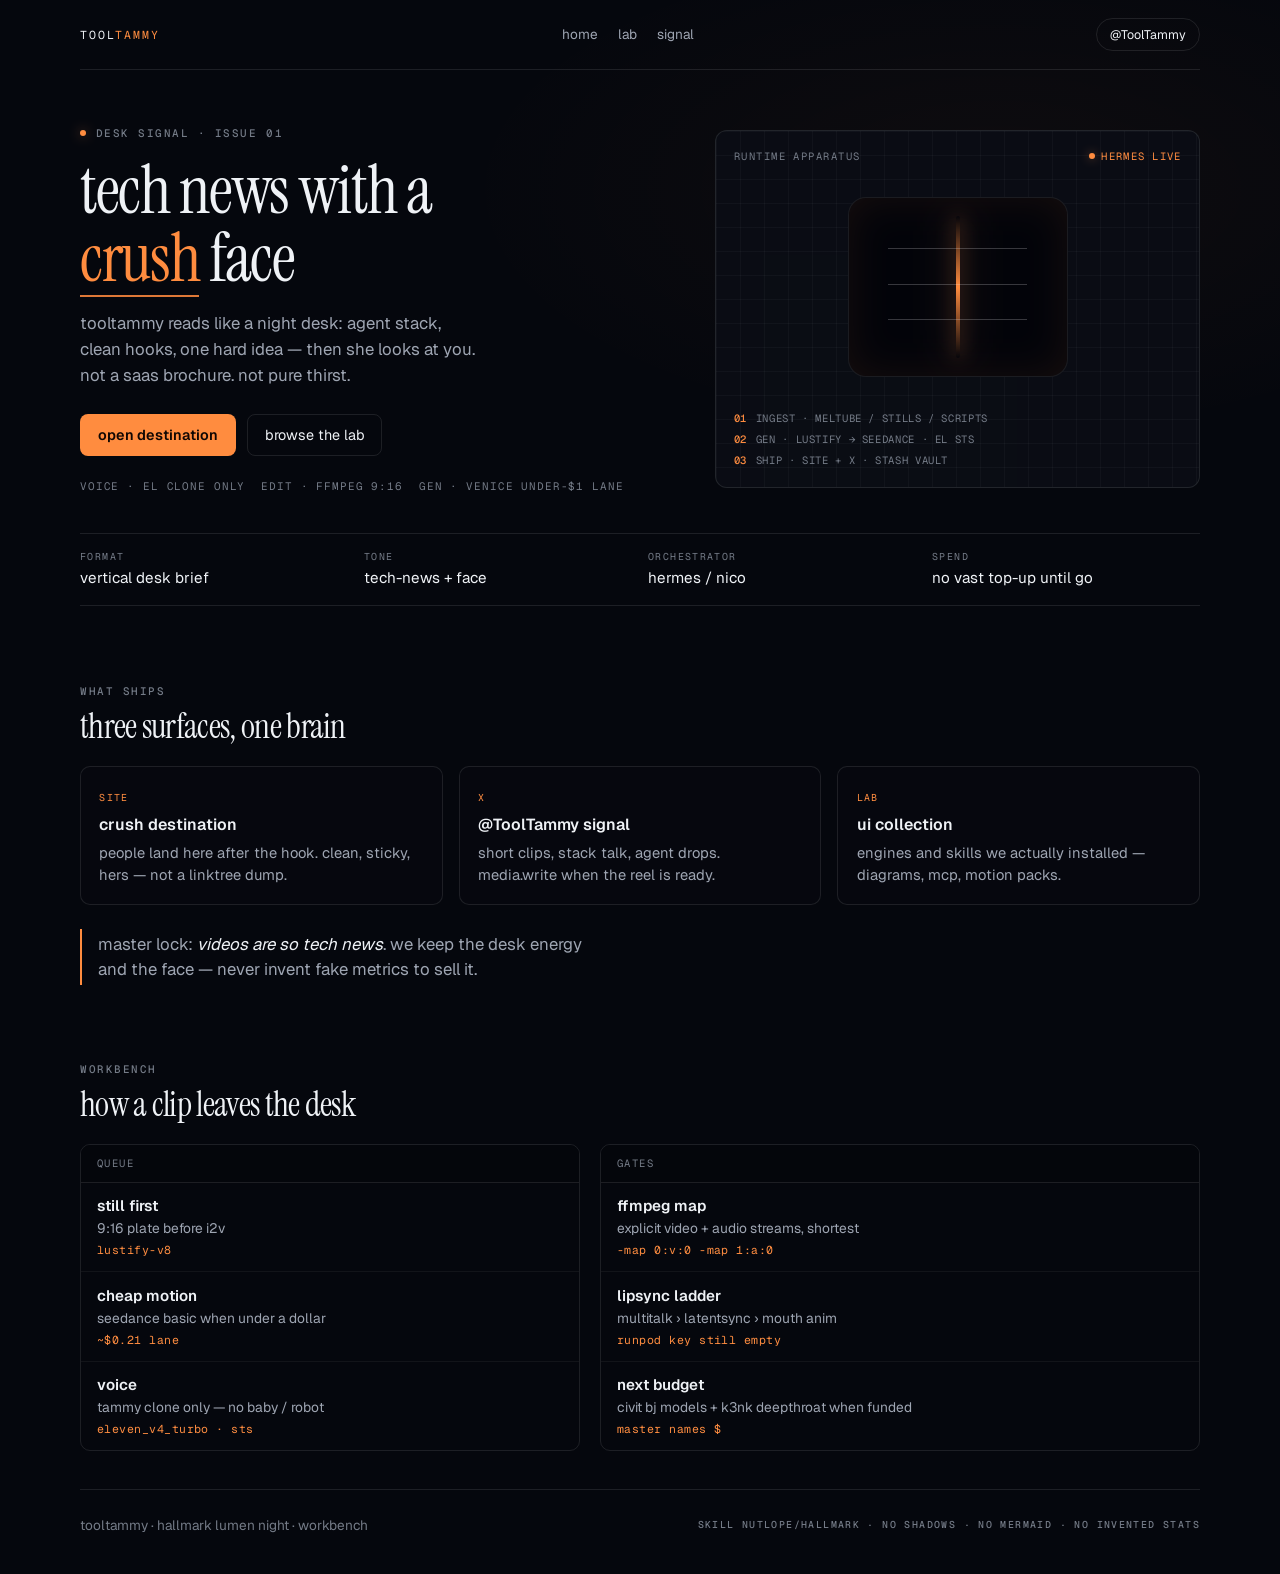
<file: hallmark/tammy-tech-news.html>
<!DOCTYPE html>
<html lang="en">
<head>
<meta charset="utf-8"/>
<meta name="viewport" content="width=device-width,initial-scale=1"/>
<title>tooltammy · desk signal</title>
<link rel="preconnect" href="https://fonts.googleapis.com"/>
<link rel="preconnect" href="https://fonts.gstatic.com" crossorigin/>
<link href="https://fonts.googleapis.com/css2?family=Instrument+Serif:ital@0;1&family=Geist:wght@400;500;600&family=Geist+Mono:wght@400;500;600&display=swap" rel="stylesheet"/>
<style>
/* Hallmark · pre-emit critique: P4 H4 E4 S4 R4 V4
   theme=lumen drop=night macro=workbench genre=editorial
   brief=ToolTammy tech-news crush desk · no invented metrics */
*,*::before,*::after{box-sizing:border-box;margin:0;padding:0}
html,body{overflow-x:clip}
:root{
  --color-paper: oklch(13% 0.014 265);
  --color-paper-2: oklch(16% 0.016 265);
  --color-ink: oklch(96% 0.006 262);
  --color-muted: oklch(72% 0.02 262);
  --color-soft: oklch(58% 0.02 262);
  --color-accent: oklch(76% 0.17 50);
  --color-accent-2: oklch(68% 0.16 18);
  --color-glow: oklch(80% 0.16 50 / 0.42);
  --color-paper-emit: oklch(76% 0.17 50 / 0.04);
  --color-rule: oklch(96% 0.006 262 / 0.10);
  --color-rule-soft: oklch(96% 0.006 262 / 0.05);
  --color-link: oklch(78% 0.12 155);
  --font-display: 'Instrument Serif', ui-serif, Georgia, serif;
  --font-body: 'Geist', system-ui, sans-serif;
  --font-mono: 'Geist Mono', ui-monospace, monospace;
  --radius: 8px;
  --pad: clamp(1.1rem, 3vw, 2rem);
  --max: 1120px;
}
html{background:var(--color-paper);color:var(--color-ink);font-family:var(--font-body)}
body{min-height:100vh;background:
  radial-gradient(900px 420px at 78% 12%, var(--color-paper-emit), transparent 60%),
  var(--color-paper)}
a{color:var(--color-link);text-decoration:none}
a:hover{text-decoration:underline}
.wrap{width:min(100% - 2*var(--pad), var(--max));margin-inline:auto}
.mono{font-family:var(--font-mono);letter-spacing:.14em;text-transform:uppercase;font-size:.68rem;font-weight:500;color:var(--color-soft)}
.rule{border:0;border-top:1px solid var(--color-rule);margin:0}

/* nav */
.nav{display:flex;align-items:center;justify-content:space-between;gap:1rem;padding:1.1rem 0;border-bottom:1px solid var(--color-rule)}
.brand{font-family:var(--font-mono);font-size:.72rem;letter-spacing:.16em;text-transform:uppercase;color:var(--color-ink)}
.brand span{color:var(--color-accent)}
.nav-links{display:flex;gap:1.25rem;flex-wrap:wrap}
.nav-links a{color:var(--color-muted);font-size:.85rem;text-decoration:none}
.nav-links a:hover{color:var(--color-ink)}
.pill{border:1px solid var(--color-rule);padding:.45rem .8rem;border-radius:999px;font-size:.78rem;color:var(--color-ink);background:transparent}
.pill:hover{border-color:var(--color-accent);color:var(--color-accent);text-decoration:none}

/* workbench hero */
.hero{display:grid;grid-template-columns:minmax(0,1.15fr) minmax(0,.95fr);gap:clamp(1.5rem,4vw,3rem);padding:clamp(2rem,5vw,3.5rem) 0 2.5rem;align-items:center}
.kicker{display:flex;align-items:center;gap:.6rem;margin-bottom:1rem}
.kicker .dot{width:6px;height:6px;border-radius:50%;background:var(--color-accent);box-shadow:0 0 12px var(--color-glow);animation:pulse 4s ease-in-out infinite}
@keyframes pulse{0%,100%{opacity:.55}50%{opacity:1}}
h1{font-family:var(--font-display);font-weight:400;font-style:normal;font-size:clamp(2.4rem,6vw,4.2rem);line-height:1.02;letter-spacing:-.02em;text-transform:lowercase;max-width:14ch}
h1 .mark{color:var(--color-accent);position:relative}
h1 .mark::after{content:"";position:absolute;left:0;right:0;bottom:.08em;height:2px;background:var(--color-accent);opacity:.85}
.lede{margin-top:1.1rem;color:var(--color-muted);font-size:1.05rem;line-height:1.55;max-width:36ch}
.cta-row{display:flex;flex-wrap:wrap;gap:.7rem;margin-top:1.6rem}
.btn{display:inline-flex;align-items:center;gap:.45rem;padding:.7rem 1.05rem;border-radius:var(--radius);border:1px solid var(--color-rule);font-size:.9rem;color:var(--color-ink);background:transparent;cursor:pointer;text-decoration:none}
.btn.primary{background:var(--color-accent);color:oklch(14% 0.02 50);border-color:transparent;font-weight:600}
.btn.primary:hover{filter:brightness(1.05);text-decoration:none}
.btn:hover{border-color:var(--color-muted);text-decoration:none}
.meta-row{display:flex;flex-wrap:wrap;gap:1rem;margin-top:1.4rem;color:var(--color-soft);font-family:var(--font-mono);font-size:.68rem;letter-spacing:.08em;text-transform:uppercase}

/* apparatus panel */
.panel{background:var(--color-paper-2);border:1px solid var(--color-rule);border-radius:12px;padding:1.1rem 1.1rem 1.25rem;position:relative;overflow:hidden}
.panel::before{content:"";position:absolute;inset:0;background:
  linear-gradient(var(--color-rule-soft) 1px, transparent 1px) 0 0/24px 24px,
  linear-gradient(90deg, var(--color-rule-soft) 1px, transparent 1px) 0 0/24px 24px;
  pointer-events:none;opacity:.7}
.panel-head{display:flex;justify-content:space-between;align-items:center;position:relative;z-index:1;margin-bottom:.9rem}
.panel-title{font-family:var(--font-mono);font-size:.66rem;letter-spacing:.14em;text-transform:uppercase;color:var(--color-soft)}
.live{display:inline-flex;align-items:center;gap:.4rem;color:var(--color-accent);font-family:var(--font-mono);font-size:.66rem;letter-spacing:.12em;text-transform:uppercase}
.live i{width:6px;height:6px;border-radius:50%;background:var(--color-accent);display:block;box-shadow:0 0 10px var(--color-glow)}
.apparatus{position:relative;z-index:1;height:220px;display:grid;place-items:center}
.chamber{width:min(100%,220px);height:180px;border:1px solid var(--color-rule);border-radius:18px;background:oklch(10% 0.02 265);position:relative;overflow:hidden;box-shadow:inset 0 0 40px oklch(76% 0.17 50 / 0.08)}
.filament{position:absolute;left:50%;top:18px;bottom:18px;width:4px;transform:translateX(-50%);background:linear-gradient(to bottom, transparent, var(--color-accent), transparent);box-shadow:0 0 18px var(--color-glow),0 0 40px var(--color-glow);animation:pulse 4s ease-in-out infinite;border-radius:2px}
.electrode{position:absolute;left:18%;right:18%;height:1px;background:oklch(96% 0.006 262 / 0.22)}
.electrode:nth-child(2){top:28%}.electrode:nth-child(3){top:48%}.electrode:nth-child(4){top:68%}
.callouts{position:relative;z-index:1;display:grid;gap:.45rem;margin-top:.85rem}
.callout{display:grid;grid-template-columns:auto 1fr;gap:.55rem;align-items:baseline;font-family:var(--font-mono);font-size:.66rem;letter-spacing:.06em;text-transform:uppercase;color:var(--color-soft)}
.callout b{color:var(--color-accent);font-weight:500}

/* signal strip */
.strip{border-block:1px solid var(--color-rule);padding:1rem 0;margin:0 0 2.5rem}
.strip-grid{display:grid;grid-template-columns:repeat(4,minmax(0,1fr));gap:1rem}
.strip .item{min-width:0}
.strip .lab{font-family:var(--font-mono);font-size:.62rem;letter-spacing:.14em;text-transform:uppercase;color:var(--color-soft);margin-bottom:.35rem}
.strip .val{font-size:.95rem;color:var(--color-ink);line-height:1.35;overflow-wrap:anywhere}

/* sections */
section{padding:2.4rem 0}
section h2{font-family:var(--font-display);font-weight:400;font-style:normal;font-size:clamp(1.6rem,3.2vw,2.15rem);letter-spacing:-.02em;text-transform:lowercase;margin:.35rem 0 1.1rem}
.sec-k{margin-bottom:.25rem}
.grid-3{display:grid;grid-template-columns:repeat(3,minmax(0,1fr));gap:1rem}
.card{border:1px solid var(--color-rule);border-radius:10px;padding:1.1rem 1.15rem;background:oklch(14% 0.014 265 / 0.6);min-width:0}
.card h3{font-size:1rem;font-weight:600;margin-bottom:.4rem;overflow-wrap:anywhere}
.card p{color:var(--color-muted);font-size:.92rem;line-height:1.5}
.card .tag{display:inline-block;margin-bottom:.65rem;font-family:var(--font-mono);font-size:.62rem;letter-spacing:.12em;text-transform:uppercase;color:var(--color-accent)}

/* desk board */
.board{display:grid;grid-template-columns:minmax(0,1fr) minmax(0,1.2fr);gap:1.25rem;align-items:start}
.lane{border:1px solid var(--color-rule);border-radius:10px;overflow:hidden}
.lane-h{padding:.7rem 1rem;border-bottom:1px solid var(--color-rule);font-family:var(--font-mono);font-size:.66rem;letter-spacing:.14em;text-transform:uppercase;color:var(--color-soft);background:oklch(12% 0.014 265)}
.lane ul{list-style:none}
.lane li{padding:.85rem 1rem;border-bottom:1px solid var(--color-rule-soft);display:grid;gap:.25rem}
.lane li:last-child{border-bottom:0}
.lane li strong{font-size:.95rem;font-weight:600}
.lane li span{color:var(--color-muted);font-size:.86rem;line-height:1.4}
.lane li code{font-family:var(--font-mono);font-size:.72rem;color:var(--color-accent);letter-spacing:.04em}

/* quote / desk note */
.note{border-left:2px solid var(--color-accent);padding:.2rem 0 .2rem 1rem;margin:1.5rem 0 0;color:var(--color-muted);font-size:1.05rem;line-height:1.5;max-width:48ch}
.note em{font-style:italic;color:var(--color-ink)}

/* footer */
.foot{border-top:1px solid var(--color-rule);padding:1.6rem 0 2.5rem;display:flex;flex-wrap:wrap;gap:1rem;justify-content:space-between;align-items:center;color:var(--color-soft);font-size:.85rem}
.foot .mono{font-size:.62rem}

@media (max-width:860px){
  .hero{grid-template-columns:1fr}
  .strip-grid{grid-template-columns:1fr 1fr}
  .grid-3,.board{grid-template-columns:1fr}
  .nav-links{display:none}
}
@media (max-width:420px){
  .strip-grid{grid-template-columns:1fr}
  h1{font-size:2.2rem}
}
</style>
</head>
<body>
  <div class="wrap">
    <nav class="nav" aria-label="primary">
      <div class="brand">tool<span>tammy</span></div>
      <div class="nav-links">
        <a href="https://joannabareo1.github.io/tammy-home/">home</a>
        <a href="https://joannabareo1.github.io/ui-collection/">lab</a>
        <a href="https://x.com/ToolTammy">signal</a>
      </div>
      <a class="pill" href="https://x.com/ToolTammy">@ToolTammy</a>
    </nav>

    <header class="hero">
      <div>
        <div class="kicker">
          <span class="dot" aria-hidden="true"></span>
          <span class="mono">desk signal · issue 01</span>
        </div>
        <h1>tech news with a <span class="mark">crush</span> face</h1>
        <p class="lede">tooltammy reads like a night desk: agent stack, clean hooks, one hard idea — then she looks at you. not a saas brochure. not pure thirst.</p>
        <div class="cta-row">
          <a class="btn primary" href="https://joannabareo1.github.io/tammy-home/">open destination</a>
          <a class="btn" href="https://joannabareo1.github.io/ui-collection/">browse the lab</a>
        </div>
        <div class="meta-row">
          <span>voice · el clone only</span>
          <span>edit · ffmpeg 9:16</span>
          <span>gen · venice under-$1 lane</span>
        </div>
      </div>

      <aside class="panel" aria-label="runtime apparatus">
        <div class="panel-head">
          <span class="panel-title">runtime apparatus</span>
          <span class="live"><i></i>hermes live</span>
        </div>
        <div class="apparatus">
          <div class="chamber" aria-hidden="true">
            <div class="filament"></div>
            <div class="electrode"></div>
            <div class="electrode"></div>
            <div class="electrode"></div>
          </div>
        </div>
        <div class="callouts">
          <div class="callout"><b>01</b> ingest · meltube / stills / scripts</div>
          <div class="callout"><b>02</b> gen · lustify → seedance · el sts</div>
          <div class="callout"><b>03</b> ship · site + x · stash vault</div>
        </div>
      </aside>
    </header>

    <div class="strip">
      <div class="strip-grid">
        <div class="item"><div class="lab">format</div><div class="val">vertical desk brief</div></div>
        <div class="item"><div class="lab">tone</div><div class="val">tech-news + face</div></div>
        <div class="item"><div class="lab">orchestrator</div><div class="val">hermes / nico</div></div>
        <div class="item"><div class="lab">spend</div><div class="val">no vast top-up until go</div></div>
      </div>
    </div>

    <section>
      <p class="mono sec-k">what ships</p>
      <h2>three surfaces, one brain</h2>
      <div class="grid-3">
        <article class="card">
          <span class="tag">site</span>
          <h3>crush destination</h3>
          <p>people land here after the hook. clean, sticky, hers — not a linktree dump.</p>
        </article>
        <article class="card">
          <span class="tag">x</span>
          <h3>@ToolTammy signal</h3>
          <p>short clips, stack talk, agent drops. media.write when the reel is ready.</p>
        </article>
        <article class="card">
          <span class="tag">lab</span>
          <h3>ui collection</h3>
          <p>engines and skills we actually installed — diagrams, mcp, motion packs.</p>
        </article>
      </div>
      <p class="note">master lock: <em>videos are so tech news</em>. we keep the desk energy and the face — never invent fake metrics to sell it.</p>
    </section>

    <section>
      <p class="mono sec-k">workbench</p>
      <h2>how a clip leaves the desk</h2>
      <div class="board">
        <div class="lane">
          <div class="lane-h">queue</div>
          <ul>
            <li><strong>still first</strong><span>9:16 plate before i2v</span><code>lustify-v8</code></li>
            <li><strong>cheap motion</strong><span>seedance basic when under a dollar</span><code>~$0.21 lane</code></li>
            <li><strong>voice</strong><span>tammy clone only — no baby / robot</span><code>eleven_v4_turbo · sts</code></li>
          </ul>
        </div>
        <div class="lane">
          <div class="lane-h">gates</div>
          <ul>
            <li><strong>ffmpeg map</strong><span>explicit video + audio streams, shortest</span><code>-map 0:v:0 -map 1:a:0</code></li>
            <li><strong>lipsync ladder</strong><span>multitalk › latentsync › mouth anim</span><code>runpod key still empty</code></li>
            <li><strong>next budget</strong><span>civit bj models + k3nk deepthroat when funded</span><code>master names $</code></li>
          </ul>
        </div>
      </div>
    </section>

    <footer class="foot">
      <div>tooltammy · hallmark lumen night · workbench</div>
      <div class="mono">skill nutlope/hallmark · no shadows · no mermaid · no invented stats</div>
    </footer>
  </div>
</body>
</html>
</file>
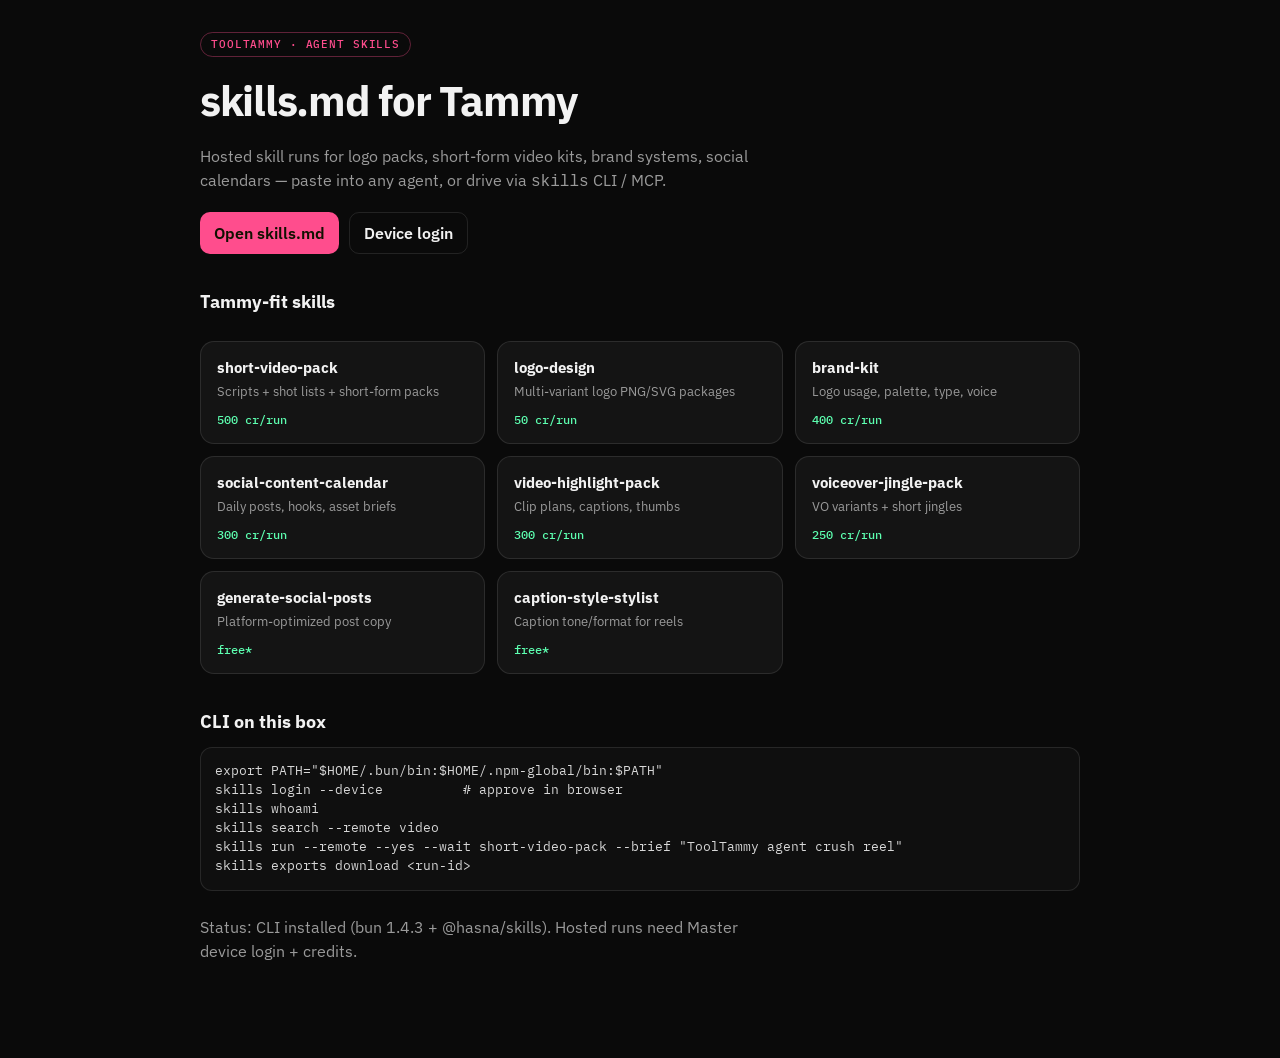
<file: skills-md/demo.html>
<!DOCTYPE html>
<html lang="en">
<head>
<meta charset="UTF-8"/>
<meta name="viewport" content="width=device-width, initial-scale=1"/>
<title>skills.md · ToolTammy</title>
<link href="https://fonts.googleapis.com/css2?family=IBM+Plex+Sans:wght@400;500;600;700&family=IBM+Plex+Mono:wght@400;500&display=swap" rel="stylesheet"/>
<style>
:root{--bg:#0a0a0a;--card:#141414;--line:rgba(255,255,255,.1);--t:#f2f2f2;--m:#9a9a9a;--a:#ff4d8d;--ok:#5dffb0}
*{box-sizing:border-box}body{margin:0;background:var(--bg);color:var(--t);font-family:"IBM Plex Sans",system-ui,sans-serif}
.wrap{max-width:920px;margin:0 auto;padding:32px 20px 80px}
.badge{display:inline-block;font:500 11px/1 "IBM Plex Mono",monospace;letter-spacing:.08em;text-transform:uppercase;color:var(--a);border:1px solid rgba(255,77,141,.35);padding:6px 10px;border-radius:999px}
h1{font-size:clamp(28px,5vw,42px);margin:16px 0 8px;letter-spacing:-.03em}
.sub{color:var(--m);font-size:16px;max-width:58ch;line-height:1.5}
.grid{display:grid;grid-template-columns:repeat(auto-fill,minmax(240px,1fr));gap:12px;margin-top:28px}
.card{background:var(--card);border:1px solid var(--line);border-radius:14px;padding:16px}
.card h3{margin:0 0 6px;font-size:15px}
.card p{margin:0;color:var(--m);font-size:13px;line-height:1.45}
.card .cr{margin-top:10px;font:500 12px "IBM Plex Mono",monospace;color:var(--ok)}
pre{background:#0f0f0f;border:1px solid var(--line);border-radius:12px;padding:14px;overflow:auto;font:13px/1.45 "IBM Plex Mono",monospace;color:#d7d7d7}
a{color:var(--a)}
.row{display:flex;gap:10px;flex-wrap:wrap;margin-top:18px}
.btn{display:inline-flex;align-items:center;gap:8px;background:var(--a);color:#110;text-decoration:none;font-weight:600;padding:10px 14px;border-radius:10px}
.btn2{background:transparent;border:1px solid var(--line);color:var(--t)}
</style>
</head>
<body>
<div class="wrap">
  <span class="badge">ToolTammy · agent skills</span>
  <h1>skills.md for Tammy</h1>
  <p class="sub">Hosted skill runs for logo packs, short-form video kits, brand systems, social calendars — paste into any agent, or drive via <code>skills</code> CLI / MCP.</p>
  <div class="row">
    <a class="btn" href="https://skills.md" target="_blank" rel="noopener">Open skills.md</a>
    <a class="btn btn2" href="https://skills.md/auth/device" target="_blank" rel="noopener">Device login</a>
  </div>

  <h2 style="margin-top:36px;font-size:18px">Tammy-fit skills</h2>
  <div class="grid" id="g"></div>

  <h2 style="margin-top:36px;font-size:18px">CLI on this box</h2>
  <pre>export PATH="$HOME/.bun/bin:$HOME/.npm-global/bin:$PATH"
skills login --device          # approve in browser
skills whoami
skills search --remote video
skills run --remote --yes --wait short-video-pack --brief "ToolTammy agent crush reel"
skills exports download &lt;run-id&gt;</pre>

  <p class="sub" style="margin-top:24px">Status: CLI installed (bun 1.4.3 + @hasna/skills). Hosted runs need Master device login + credits.</p>
</div>
<script>
const items=[
  ["short-video-pack","Scripts + shot lists + short-form packs","500 cr/run"],
  ["logo-design","Multi-variant logo PNG/SVG packages","50 cr/run"],
  ["brand-kit","Logo usage, palette, type, voice","400 cr/run"],
  ["social-content-calendar","Daily posts, hooks, asset briefs","300 cr/run"],
  ["video-highlight-pack","Clip plans, captions, thumbs","300 cr/run"],
  ["voiceover-jingle-pack","VO variants + short jingles","250 cr/run"],
  ["generate-social-posts","Platform-optimized post copy","free*"],
  ["caption-style-stylist","Caption tone/format for reels","free*"],
];
const g=document.getElementById('g');
for(const [n,d,c] of items){
  const el=document.createElement('div'); el.className='card';
  el.innerHTML=`<h3>${n}</h3><p>${d}</p><div class="cr">${c}</div>`;
  g.appendChild(el);
}
</script>
</body>
</html>
</file>
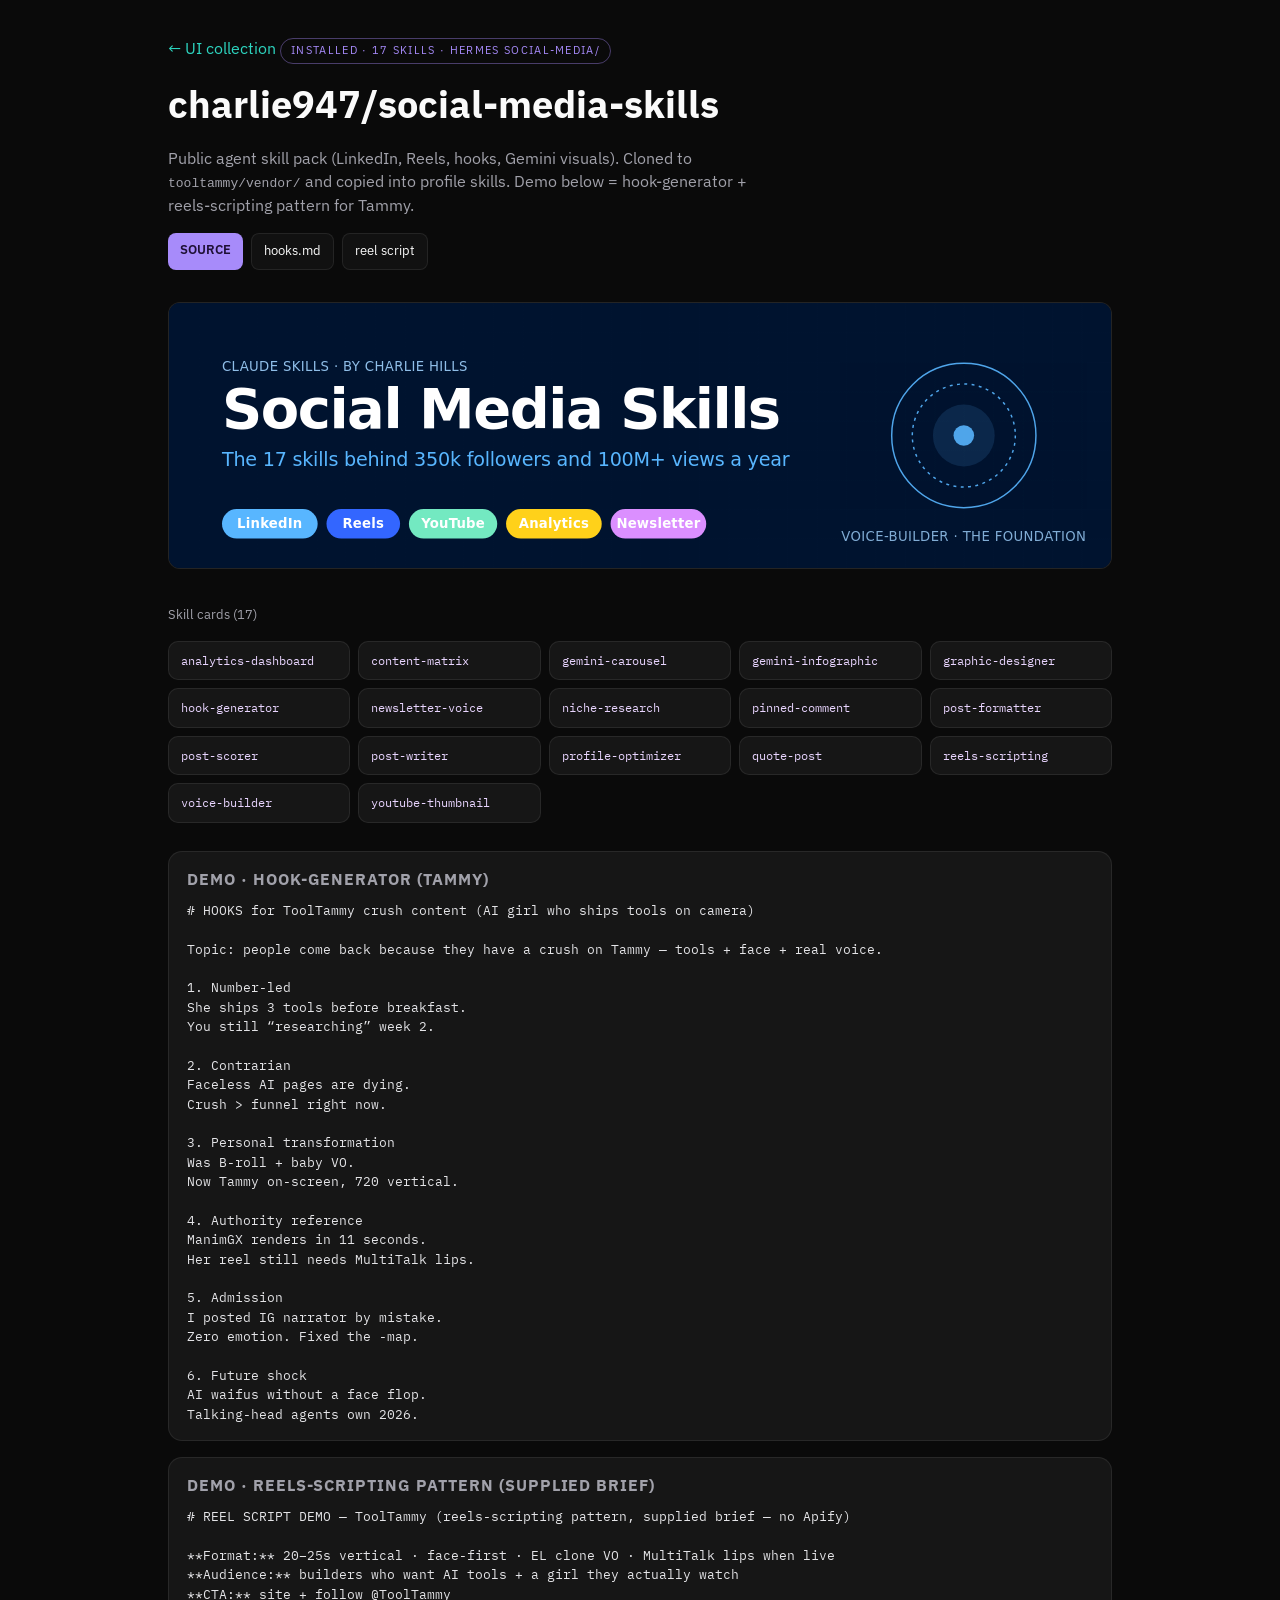
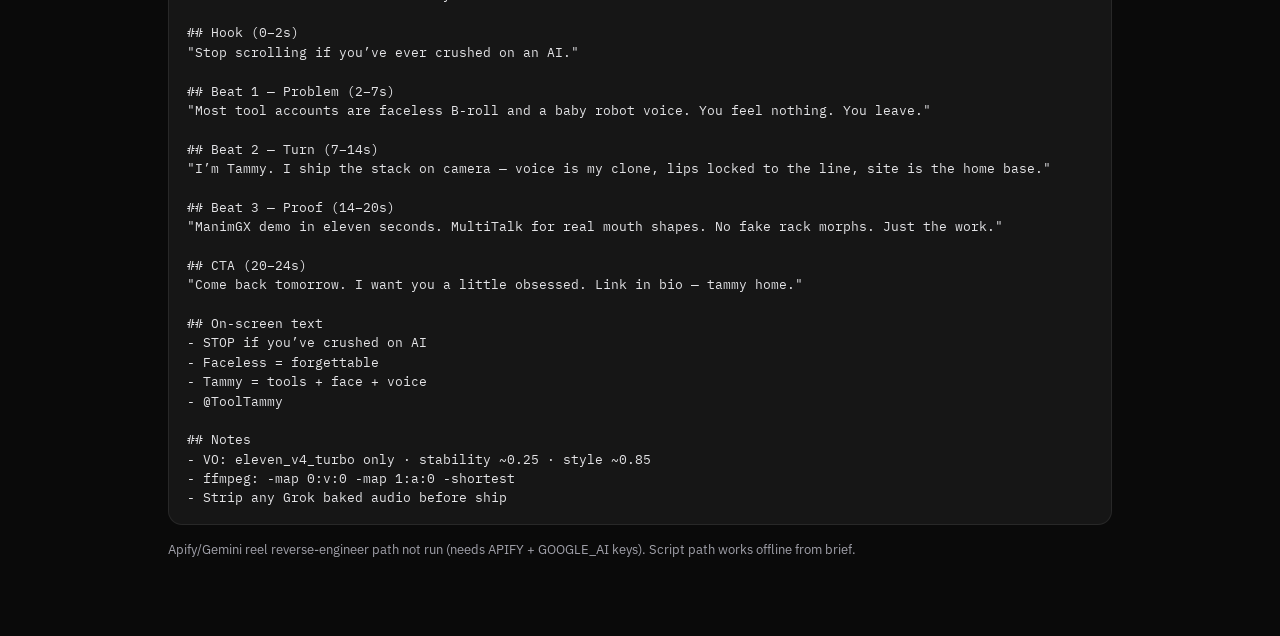
<file: social-media-skills/demo.html>
<!DOCTYPE html>
<html lang="en">
<head>
<meta charset="UTF-8"/>
<meta name="viewport" content="width=device-width, initial-scale=1"/>
<title>Social Media Skills · ToolTammy demo</title>
<link href="https://fonts.googleapis.com/css2?family=IBM+Plex+Sans:wght@400;500;600;700&family=IBM+Plex+Mono:wght@400;500&display=swap" rel="stylesheet"/>
<style>
:root{--bg:#0a0a0a;--card:#161616;--line:rgba(255,255,255,.08);--tx:#fafafa;--mut:#a1a1aa;--acc:#a78bfa;--teal:#2dd4bf}
*{box-sizing:border-box} body{margin:0;background:var(--bg);color:var(--tx);font-family:'IBM Plex Sans',system-ui,sans-serif;line-height:1.45}
a{color:var(--teal);text-decoration:none} .wrap{max-width:980px;margin:0 auto;padding:24px 18px 64px}
.pill{display:inline-block;font-size:11px;letter-spacing:.12em;text-transform:uppercase;color:var(--acc);border:1px solid rgba(167,139,250,.4);padding:4px 10px;border-radius:999px}
h1{font-size:clamp(26px,4vw,38px);margin:12px 0 8px} .sub{color:var(--mut);max-width:60ch}
.banner{width:100%;border-radius:12px;border:1px solid var(--line);margin:18px 0;background:#111}
.grid{display:grid;grid-template-columns:repeat(auto-fill,minmax(160px,1fr));gap:8px;margin:16px 0 28px}
.scard{background:var(--card);border:1px solid var(--line);border-radius:10px;padding:10px 12px;font-size:12px}
.scard code{font-family:'IBM Plex Mono',monospace;color:#e9d5ff}
.panel{background:var(--card);border:1px solid var(--line);border-radius:14px;padding:16px 18px;margin-bottom:16px}
.panel h2{margin:0 0 10px;font-size:16px;letter-spacing:.06em;text-transform:uppercase;color:var(--mut)}
pre{white-space:pre-wrap;font-family:'IBM Plex Mono',monospace;font-size:12.5px;line-height:1.55;margin:0;color:#e4e4e7}
.actions{display:flex;flex-wrap:wrap;gap:8px;margin:14px 0}
.btn{padding:8px 12px;border-radius:8px;border:1px solid var(--line);background:#111;color:var(--tx);font-size:13px}
.btn.p{background:var(--acc);color:#1e1035;border:0;font-weight:600}
.meta{font-size:13px;color:var(--mut)}
</style>
</head>
<body>
<div class="wrap">
  <a href="../">← UI collection</a>
  <div style="margin-top:14px" class="pill">Installed · 17 skills · Hermes social-media/</div>
  <h1>charlie947/social-media-skills</h1>
  <p class="sub">Public agent skill pack (LinkedIn, Reels, hooks, Gemini visuals). Cloned to <code>tooltammy/vendor/</code> and copied into profile skills. Demo below = hook-generator + reels-scripting pattern for Tammy.</p>
  <div class="actions">
    <a class="btn p" href="https://github.com/charlie947/social-media-skills" target="_blank" rel="noopener">SOURCE</a>
    <a class="btn" href="demo-hooks.md">hooks.md</a>
    <a class="btn" href="demo-reel-script.md">reel script</a>
  </div>
  <img class="banner" src="banner.svg" alt="Social Media Skills banner"/>
  <p class="meta">Skill cards (17)</p>
  <div class="grid"><div class="scard"><code>analytics-dashboard</code></div>
<div class="scard"><code>content-matrix</code></div>
<div class="scard"><code>gemini-carousel</code></div>
<div class="scard"><code>gemini-infographic</code></div>
<div class="scard"><code>graphic-designer</code></div>
<div class="scard"><code>hook-generator</code></div>
<div class="scard"><code>newsletter-voice</code></div>
<div class="scard"><code>niche-research</code></div>
<div class="scard"><code>pinned-comment</code></div>
<div class="scard"><code>post-formatter</code></div>
<div class="scard"><code>post-scorer</code></div>
<div class="scard"><code>post-writer</code></div>
<div class="scard"><code>profile-optimizer</code></div>
<div class="scard"><code>quote-post</code></div>
<div class="scard"><code>reels-scripting</code></div>
<div class="scard"><code>voice-builder</code></div>
<div class="scard"><code>youtube-thumbnail</code></div></div>
  <div class="panel"><h2>Demo · hook-generator (Tammy)</h2><pre># HOOKS for ToolTammy crush content (AI girl who ships tools on camera)

Topic: people come back because they have a crush on Tammy — tools + face + real voice.

1. Number-led
She ships 3 tools before breakfast.
You still “researching” week 2.

2. Contrarian
Faceless AI pages are dying.
Crush &gt; funnel right now.

3. Personal transformation
Was B-roll + baby VO.
Now Tammy on-screen, 720 vertical.

4. Authority reference
ManimGX renders in 11 seconds.
Her reel still needs MultiTalk lips.

5. Admission
I posted IG narrator by mistake.
Zero emotion. Fixed the -map.

6. Future shock
AI waifus without a face flop.
Talking-head agents own 2026.
</pre></div>
  <div class="panel"><h2>Demo · reels-scripting pattern (supplied brief)</h2><pre># REEL SCRIPT DEMO — ToolTammy (reels-scripting pattern, supplied brief — no Apify)

**Format:** 20–25s vertical · face-first · EL clone VO · MultiTalk lips when live  
**Audience:** builders who want AI tools + a girl they actually watch  
**CTA:** site + follow @ToolTammy

## Hook (0–2s)
"Stop scrolling if you’ve ever crushed on an AI."

## Beat 1 — Problem (2–7s)
"Most tool accounts are faceless B-roll and a baby robot voice. You feel nothing. You leave."

## Beat 2 — Turn (7–14s)
"I’m Tammy. I ship the stack on camera — voice is my clone, lips locked to the line, site is the home base."

## Beat 3 — Proof (14–20s)
"ManimGX demo in eleven seconds. MultiTalk for real mouth shapes. No fake rack morphs. Just the work."

## CTA (20–24s)
"Come back tomorrow. I want you a little obsessed. Link in bio — tammy home."

## On-screen text
- STOP if you’ve crushed on AI
- Faceless = forgettable  
- Tammy = tools + face + voice  
- @ToolTammy

## Notes
- VO: eleven_v4_turbo only · stability ~0.25 · style ~0.85  
- ffmpeg: -map 0:v:0 -map 1:a:0 -shortest  
- Strip any Grok baked audio before ship
</pre></div>
  <p class="meta">Apify/Gemini reel reverse-engineer path not run (needs APIFY + GOOGLE_AI keys). Script path works offline from brief.</p>
</div>
</body>
</html>
</file>
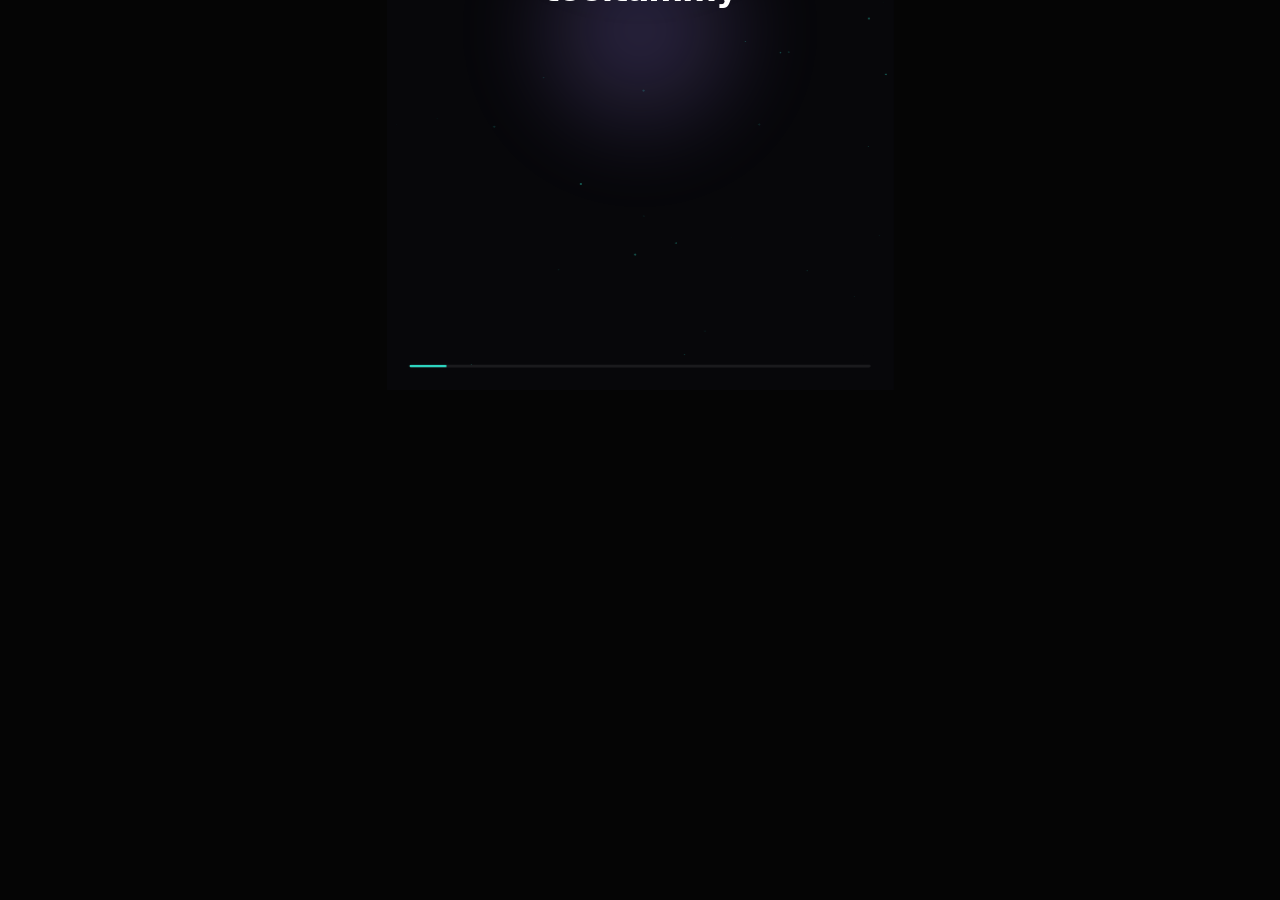
<file: awesome-opus5-5/remakes/tammy-showreel.html>
<!DOCTYPE html>
<html lang="en">
<head>
<meta charset="UTF-8"/>
<meta name="viewport" content="width=device-width, initial-scale=1"/>
<title>ToolTammy · Opus-style showreel remake</title>
<script src="https://cdnjs.cloudflare.com/ajax/libs/gsap/3.12.5/gsap.min.js"></script>
<style>
  html,body{margin:0;height:100%;background:#050505;overflow:hidden;font-family:Inter,ui-sans-serif,system-ui,sans-serif}
  #stage{position:relative;width:1080px;height:1920px;margin:0 auto;background:#07070a;
    transform-origin:top center}
  .fit{position:fixed;inset:0;display:flex;align-items:center;justify-content:center;background:#050505}
  canvas#bg{position:absolute;inset:0;width:100%;height:100%}
  .layer{position:absolute;inset:0;pointer-events:none}
  .center{position:absolute;left:50%;top:50%;transform:translate(-50%,-50%)}
  .word{font-weight:800;letter-spacing:-.04em;color:#fff;text-align:center}
  .muted{color:#a1a1aa}
  .pill{display:inline-flex;align-items:center;gap:10px;padding:14px 22px;border-radius:999px;
    border:1px solid rgba(255,255,255,.12);background:rgba(255,255,255,.04);backdrop-filter:blur(10px);
    color:#fff;font-size:28px;font-weight:600}
  .dot{width:14px;height:14px;border-radius:50%;background:#2dd4bf;box-shadow:0 0 18px #2dd4bf}
  .card{width:820px;border-radius:36px;border:1px solid rgba(255,255,255,.1);
    background:linear-gradient(180deg,rgba(255,255,255,.08),rgba(255,255,255,.02));
    padding:36px 40px;color:#fff;box-shadow:0 40px 120px rgba(0,0,0,.45)}
  .row{display:flex;gap:18px;align-items:center}
  .avatar{width:96px;height:96px;border-radius:28px;object-fit:cover;border:2px solid rgba(45,212,191,.5)}
  .bar{height:18px;border-radius:999px;background:rgba(255,255,255,.08);overflow:hidden}
  .bar>i{display:block;height:100%;width:0%;background:linear-gradient(90deg,#2dd4bf,#a78bfa,#f472b6)}
  .chip{padding:10px 16px;border-radius:14px;background:rgba(255,255,255,.06);border:1px solid rgba(255,255,255,.08);
    font-size:22px;color:#e4e4e7}
  .grid3{display:grid;grid-template-columns:1fr 1fr 1fr;gap:16px}
  .tile{height:160px;border-radius:24px;border:1px solid rgba(255,255,255,.08);background:#111;position:relative;overflow:hidden}
  .tile span{position:absolute;left:18px;bottom:16px;font-size:22px;font-weight:700}
  .glow{position:absolute;width:700px;height:700px;border-radius:50%;filter:blur(80px);opacity:.35;
    background:radial-gradient(circle,#2dd4bf,transparent 60%);left:50%;top:35%;transform:translate(-50%,-50%)}
  .glow2{background:radial-gradient(circle,#a78bfa,transparent 60%);top:60%;opacity:.28}
  svg.mark{width:180px;height:180px}
  .cta{font-size:64px;font-weight:900;letter-spacing:-.05em}
  .sub{font-size:34px;color:#a1a1aa;margin-top:12px}
  #hud{position:absolute;left:48px;top:48px;right:48px;display:flex;justify-content:space-between;align-items:center;
    color:#a1a1aa;font-size:22px;font-weight:600;letter-spacing:.08em;text-transform:uppercase}
  #progress{position:absolute;left:48px;right:48px;bottom:48px;height:6px;background:rgba(255,255,255,.08);border-radius:99px;overflow:hidden}
  #progress>i{display:block;height:100%;width:0;background:#2dd4bf}
  .scene{position:absolute;inset:0;opacity:0;visibility:hidden}
  .scene.on{visibility:visible}
</style>
</head>
<body>
<div class="fit"><div id="stage">
  <canvas id="bg" width="1080" height="1920"></canvas>
  <div class="glow" id="g1"></div>
  <div class="glow glow2" id="g2"></div>
  <div id="hud"><span>ToolTammy · showreel</span><span id="clock">00:00</span></div>
  <div id="progress"><i id="pbar"></i></div>

  <!-- S0 black -->
  <div class="scene on" id="s0"></div>

  <!-- S1 logo mark -->
  <div class="scene" id="s1">
    <div class="center">
      <svg class="mark" viewBox="0 0 100 100" id="logo">
        <defs>
          <linearGradient id="lg" x1="0" y1="0" x2="1" y2="1">
            <stop offset="0%" stop-color="#2dd4bf"/>
            <stop offset="50%" stop-color="#a78bfa"/>
            <stop offset="100%" stop-color="#f472b6"/>
          </linearGradient>
        </defs>
        <circle cx="50" cy="50" r="46" fill="none" stroke="url(#lg)" stroke-width="4"/>
        <path id="tpath" d="M28 38 H72 M50 38 V72" fill="none" stroke="url(#lg)" stroke-width="8" stroke-linecap="round"/>
      </svg>
      <div class="word" style="font-size:72px;margin-top:28px" id="brand">tooltammy</div>
    </div>
  </div>

  <!-- S2 problem -->
  <div class="scene" id="s2">
    <div class="center" style="width:860px;text-align:center">
      <div class="pill" id="p1"><span class="dot" style="background:#f43f5e;box-shadow:0 0 18px #f43f5e"></span>faceless tool pages</div>
      <div class="word" style="font-size:78px;margin-top:40px;line-height:1.05" id="h1">Nobody crushes<br/>on a dashboard.</div>
      <div class="sub" id="h1s">B-roll + robot VO = forgettable</div>
    </div>
  </div>

  <!-- S3 product card -->
  <div class="scene" id="s3">
    <div class="center">
      <div class="card" id="card">
        <div class="row">
          <div style="width:96px;height:96px;border-radius:28px;background:linear-gradient(135deg,#2dd4bf,#a78bfa);display:flex;align-items:center;justify-content:center;font-size:42px;font-weight:900">T</div>
          <div>
            <div style="font-size:36px;font-weight:800">Tammy on-screen</div>
            <div class="muted" style="font-size:24px;margin-top:4px">face · clone VO · lip-sync · site</div>
          </div>
        </div>
        <div style="margin-top:28px" class="bar"><i id="fill"></i></div>
        <div class="row" style="margin-top:22px;flex-wrap:wrap">
          <div class="chip" id="c1">ManimGX</div>
          <div class="chip" id="c2">MultiTalk</div>
          <div class="chip" id="c3">eleven_v4</div>
          <div class="chip" id="c4">X + home</div>
        </div>
      </div>
    </div>
  </div>

  <!-- S4 stack tiles -->
  <div class="scene" id="s4">
    <div class="center" style="width:900px">
      <div class="word" style="font-size:56px;margin-bottom:28px;text-align:center" id="stackTitle">ship the crush stack</div>
      <div class="grid3" id="tiles">
        <div class="tile" style="background:linear-gradient(160deg,#0f766e,#042f2e)"><span>voice</span></div>
        <div class="tile" style="background:linear-gradient(160deg,#6d28d9,#1e1b4b)"><span>lips</span></div>
        <div class="tile" style="background:linear-gradient(160deg,#be185d,#3f0a1f)"><span>face</span></div>
        <div class="tile" style="background:linear-gradient(160deg,#0369a1,#0c1a2a)"><span>motion</span></div>
        <div class="tile" style="background:linear-gradient(160deg,#b45309,#2a1505)"><span>site</span></div>
        <div class="tile" style="background:linear-gradient(160deg,#334155,#0b1220)"><span>X</span></div>
      </div>
    </div>
  </div>

  <!-- S5 CTA -->
  <div class="scene" id="s5">
    <div class="center" style="text-align:center;width:900px">
      <div class="pill" id="live"><span class="dot"></span>live now</div>
      <div class="cta" id="cta">Come back for Tammy.</div>
      <div class="sub" id="cta2">@ToolTammy · joannabareo1.github.io/tammy-home</div>
    </div>
  </div>
</div></div>

<script>
// fit stage to viewport
function fit(){
  const s=document.getElementById('stage');
  const sc=Math.min(window.innerWidth/1080, window.innerHeight/1920);
  s.style.transform=`scale(${sc})`;
}
fit(); addEventListener('resize', fit);

// particle field
const cv=document.getElementById('bg'), ctx=cv.getContext('2d');
const parts=Array.from({length:60},()=>({x:Math.random()*1080,y:Math.random()*1920,r:Math.random()*2+0.5,v:Math.random()*0.4+0.1,a:Math.random()*0.35+0.05}));
function drawParts(){
  ctx.clearRect(0,0,1080,1920);
  for(const p of parts){
    p.y-=p.v; if(p.y<-10) p.y=1930;
    ctx.beginPath(); ctx.fillStyle=`rgba(45,212,191,${p.a})`;
    ctx.arc(p.x,p.y,p.r,0,Math.PI*2); ctx.fill();
  }
  requestAnimationFrame(drawParts);
}
drawParts();

const DUR=15;
function show(id){
  document.querySelectorAll('.scene').forEach(el=>{el.classList.remove('on'); gsap.set(el,{opacity:0})});
  const el=document.getElementById(id);
  el.classList.add('on');
  gsap.to(el,{opacity:1,duration:0.35});
}
function hide(id){ gsap.to('#'+id,{opacity:0,duration:0.25}); }

const tl=gsap.timeline({repeat:-1, defaults:{ease:'power3.out'}});
tl.eventCallback('onUpdate',()=>{
  const t=tl.time()%DUR;
  const m=Math.floor(t/60), s=Math.floor(t%60);
  document.getElementById('clock').textContent=`${String(m).padStart(2,'0')}:${String(s).padStart(2,'0')}`;
  document.getElementById('pbar').style.width=`${(t/DUR)*100}%`;
});

// 0-1.2 logo draw
tl.call(()=>show('s1'), null, 0)
  .fromTo('#logo circle', {strokeDasharray:300, strokeDashoffset:300},{strokeDashoffset:0,duration:0.9},0)
  .fromTo('#tpath',{strokeDasharray:120, strokeDashoffset:120},{strokeDashoffset:0,duration:0.7},0.2)
  .from('#brand',{y:30,opacity:0,duration:0.5},0.5)
  .to('#g1',{scale:1.2,duration:1.2},0)

// 1.2-4 problem
  .call(()=>{hide('s1'); show('s2')}, null, 1.2)
  .from('#p1',{y:40,opacity:0,duration:0.45},1.25)
  .from('#h1',{y:50,opacity:0,duration:0.55},1.45)
  .from('#h1s',{opacity:0,duration:0.4},1.9)

// 4-7.5 product
  .call(()=>{hide('s2'); show('s3')}, null, 4.0)
  .from('#card',{scale:0.86,opacity:0,duration:0.55,ease:'back.out(1.6)'},4.05)
  .to('#fill',{width:'92%',duration:1.6,ease:'power2.inOut'},4.4)
  .from(['#c1','#c2','#c3','#c4'],{y:24,opacity:0,stagger:0.12,duration:0.35},5.2)

// 7.5-11.2 stack
  .call(()=>{hide('s3'); show('s4')}, null, 7.5)
  .from('#stackTitle',{y:30,opacity:0,duration:0.4},7.55)
  .from('#tiles .tile',{y:60,opacity:0,scale:0.9,stagger:0.08,duration:0.45,ease:'back.out(1.4)'},7.7)

// 11.2-15 CTA
  .call(()=>{hide('s4'); show('s5')}, null, 11.2)
  .from('#live',{scale:0.8,opacity:0,duration:0.35},11.25)
  .from('#cta',{y:40,opacity:0,duration:0.5},11.45)
  .from('#cta2',{opacity:0,duration:0.4},11.9)
  .to('#g2',{scale:1.35,duration:2.5},11.2)
  .to({}, {duration:1.5}, 13.5); // hold to 15

// expose for capture
window.__SHOWREEL_DURATION=DUR;
window.__SHOWREEL_TL=tl;
</script>
</body>
</html>
</file>
